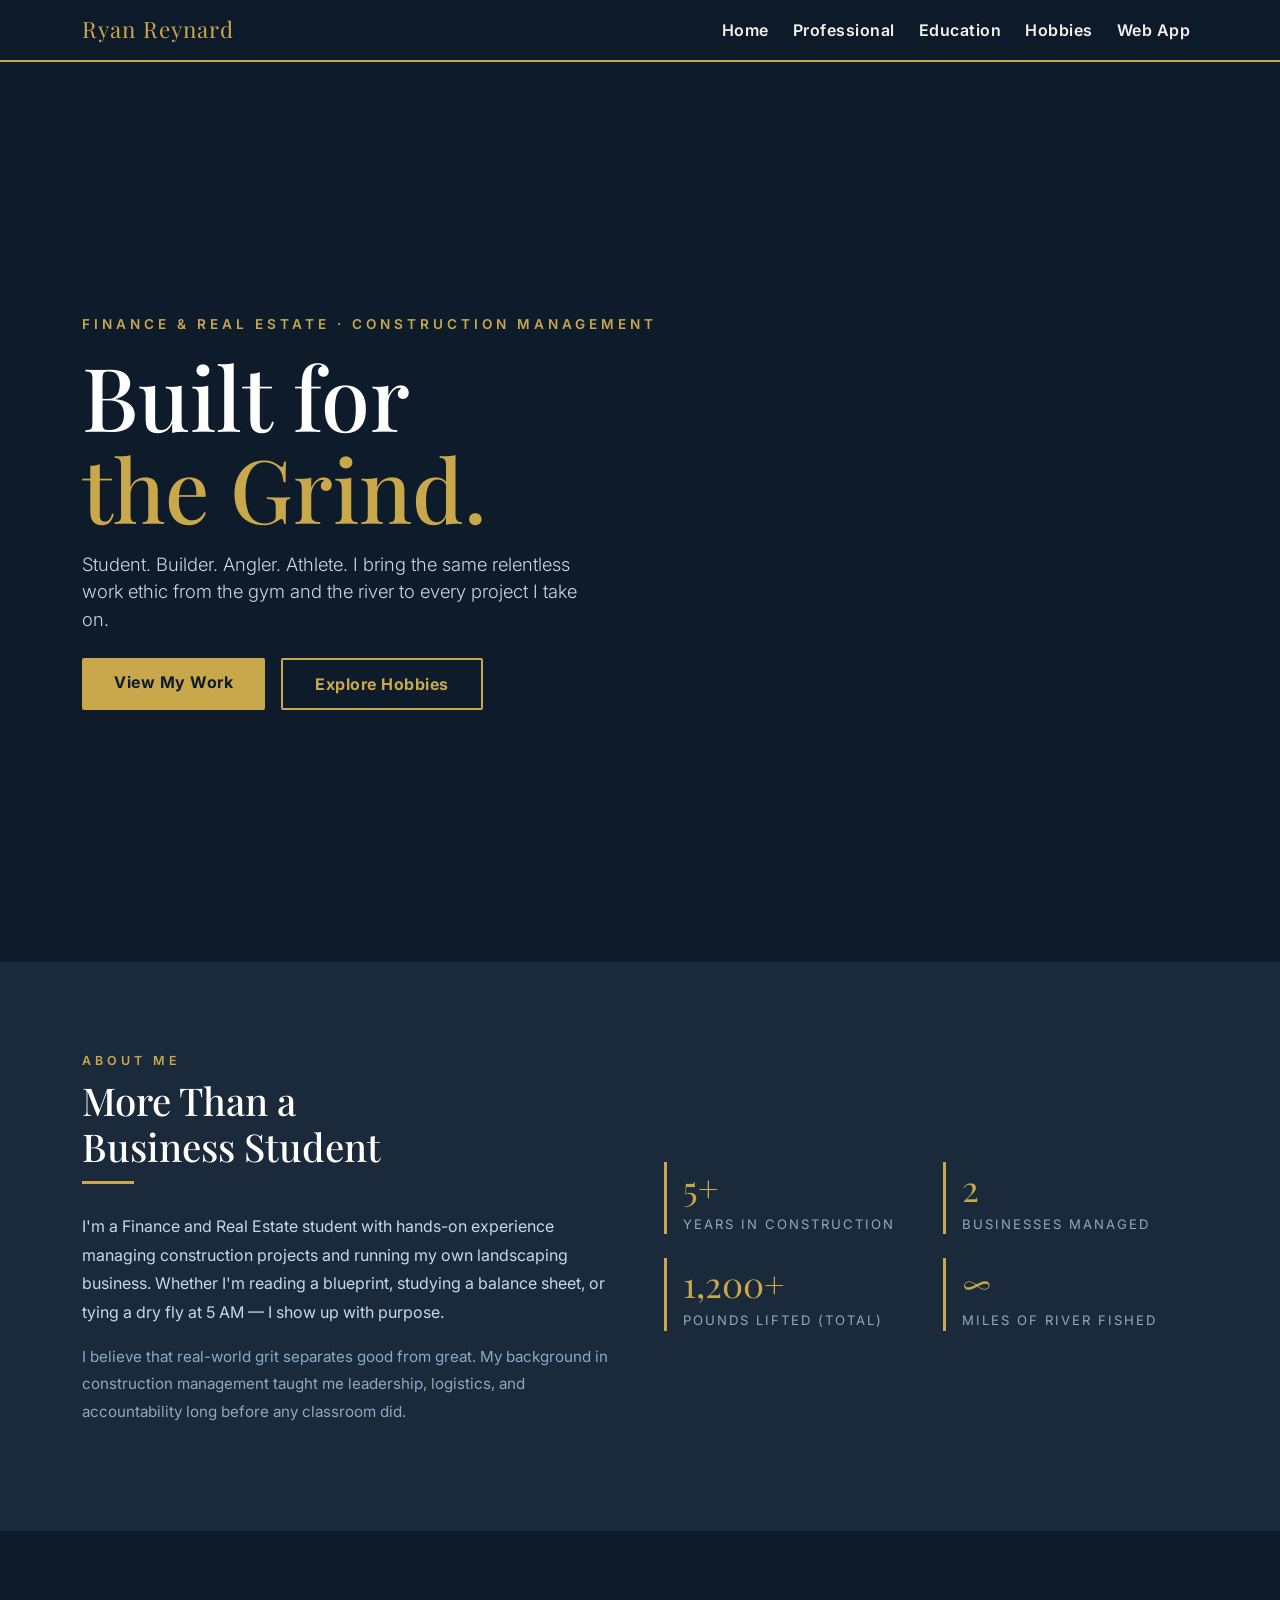
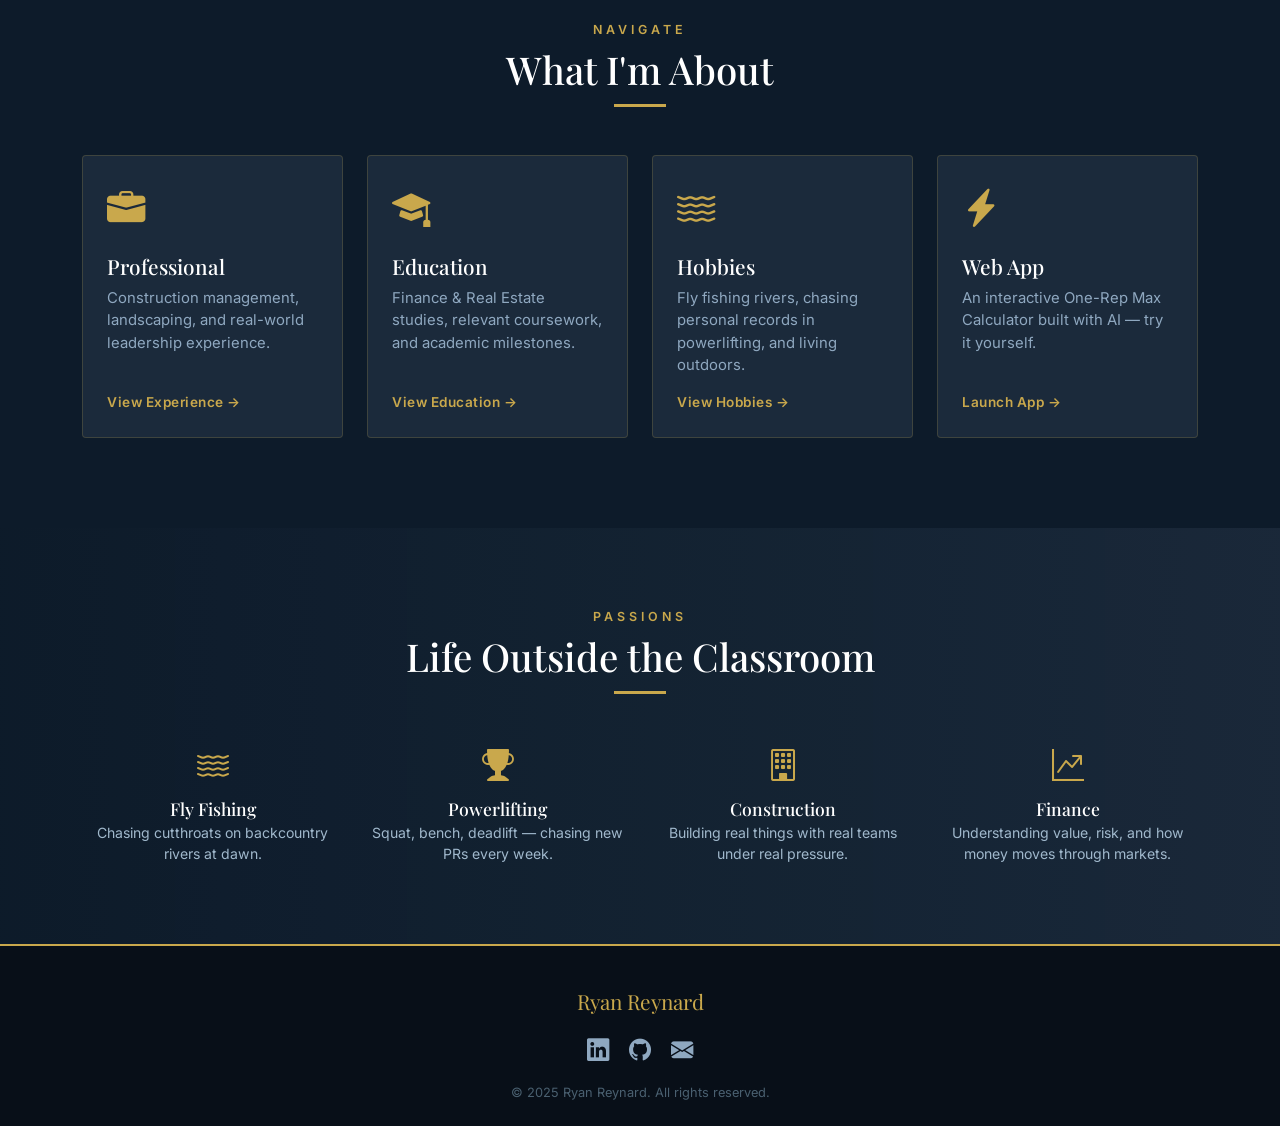
<file: index.html>
<!DOCTYPE html>
<html lang="en">
<head>
  <meta charset="UTF-8" />
  <meta name="viewport" content="width=device-width, initial-scale=1.0"/>
  <title>Ryan Reynard | Home</title>
  <!-- Bootstrap 5 -->
  <link href="https://cdn.jsdelivr.net/npm/bootstrap@5.3.2/dist/css/bootstrap.min.css" rel="stylesheet"/>
  <!-- Bootstrap Icons -->
  <link href="https://cdn.jsdelivr.net/npm/bootstrap-icons@1.11.3/font/bootstrap-icons.min.css" rel="stylesheet"/>
  <!-- Google Fonts -->
  <link href="https://fonts.googleapis.com/css2?family=Playfair+Display:wght@700&family=Inter:wght@300;400;600&display=swap" rel="stylesheet"/>

  <style>
    :root {
      --navy: #0d1b2a;
      --slate: #1b2a3b;
      --gold: #c9a84c;
      --gold-light: #e8c97a;
      --light: #f4f1ec;
    }

    body {
      font-family: 'Inter', sans-serif;
      background-color: var(--navy);
      color: var(--light);
    }

    /* ── Navbar ── */
    .navbar {
      background-color: rgba(13, 27, 42, 0.97);
      border-bottom: 2px solid var(--gold);
    }
    .navbar-brand {
      font-family: 'Playfair Display', serif;
      color: var(--gold) !important;
      font-size: 1.4rem;
      letter-spacing: 1px;
    }
    .nav-link {
      color: var(--light) !important;
      font-weight: 600;
      letter-spacing: .5px;
      transition: color .2s;
    }
    .nav-link:hover { color: var(--gold) !important; }

    /* ── Hero ── */
    .hero {
      min-height: 100vh;
      background:
        linear-gradient(to bottom, rgba(13,27,42,.75) 0%, rgba(13,27,42,.95) 100%),
        url('https://images.unsplash.com/photo-1504280390367-361c6d9f38f4?w=1600&q=80') center/cover no-repeat;
      display: flex;
      align-items: center;
    }
    .hero-eyebrow {
      font-size: .85rem;
      letter-spacing: 4px;
      text-transform: uppercase;
      color: var(--gold);
      font-weight: 600;
    }
    .hero h1 {
      font-family: 'Playfair Display', serif;
      font-size: clamp(2.8rem, 7vw, 5.5rem);
      line-height: 1.05;
      color: #fff;
    }
    .hero h1 span { color: var(--gold); }
    .hero-sub {
      font-size: 1.15rem;
      font-weight: 300;
      color: #c8d6e5;
      max-width: 520px;
    }
    .btn-gold {
      background: var(--gold);
      color: var(--navy);
      font-weight: 700;
      border: none;
      padding: .75rem 2rem;
      border-radius: 2px;
      letter-spacing: .5px;
      transition: background .2s, transform .15s;
    }
    .btn-gold:hover {
      background: var(--gold-light);
      color: var(--navy);
      transform: translateY(-2px);
    }
    .btn-outline-gold {
      border: 2px solid var(--gold);
      color: var(--gold);
      font-weight: 700;
      padding: .75rem 2rem;
      border-radius: 2px;
      background: transparent;
      letter-spacing: .5px;
      transition: all .2s;
    }
    .btn-outline-gold:hover {
      background: var(--gold);
      color: var(--navy);
    }

    /* ── Section base ── */
    section { padding: 90px 0; }
    .section-label {
      font-size: .78rem;
      letter-spacing: 4px;
      text-transform: uppercase;
      color: var(--gold);
      font-weight: 600;
      margin-bottom: .4rem;
    }
    .section-title {
      font-family: 'Playfair Display', serif;
      font-size: 2.4rem;
      color: #fff;
    }
    .gold-bar {
      width: 52px; height: 3px;
      background: var(--gold);
      margin: 12px 0 28px;
    }

    /* ── About ── */
    #about { background-color: var(--slate); }
    .about-stat {
      border-left: 3px solid var(--gold);
      padding-left: 16px;
    }
    .about-stat .num {
      font-family: 'Playfair Display', serif;
      font-size: 2.2rem;
      color: var(--gold);
    }
    .about-stat .lbl {
      font-size: .82rem;
      letter-spacing: 2px;
      text-transform: uppercase;
      color: #8fa8c0;
    }

    /* ── Cards ── */
    #highlights { background-color: var(--navy); }
    .hi-card {
      background: var(--slate);
      border: 1px solid rgba(201,168,76,.2);
      border-radius: 4px;
      transition: transform .25s, border-color .25s, box-shadow .25s;
      height: 100%;
      text-decoration: none;
      color: inherit;
      display: flex;
      flex-direction: column;
    }
    .hi-card:hover {
      transform: translateY(-6px);
      border-color: var(--gold);
      box-shadow: 0 12px 32px rgba(0,0,0,.45);
      color: inherit;
      text-decoration: none;
    }
    .hi-card-icon {
      font-size: 2.4rem;
      color: var(--gold);
    }
    .hi-card h5 {
      font-family: 'Playfair Display', serif;
      font-size: 1.3rem;
      color: #fff;
    }
    .hi-card p {
      font-size: .93rem;
      color: #8fa8c0;
      flex-grow: 1;
    }
    .hi-card .arrow {
      font-size: .85rem;
      color: var(--gold);
      font-weight: 600;
      letter-spacing: .5px;
    }

    /* ── Passions banner ── */
    #passions {
      background:
        linear-gradient(to right, rgba(13,27,42,.92), rgba(27,42,59,.88)),
        url('https://images.unsplash.com/photo-1464822759023-fed622ff2c3b?w=1600&q=80') center/cover no-repeat;
      padding: 80px 0;
    }
    .passion-item i { font-size: 2rem; color: var(--gold); }
    .passion-item h6 {
      font-family: 'Playfair Display', serif;
      font-size: 1.1rem;
      color: #fff;
      margin-top: .5rem;
      margin-bottom: .2rem;
    }
    .passion-item p { font-size: .88rem; color: #a0b8cc; margin: 0; }

    /* ── Footer ── */
    footer {
      background-color: #080f18;
      border-top: 2px solid var(--gold);
      padding: 40px 0 24px;
    }
    footer .brand {
      font-family: 'Playfair Display', serif;
      font-size: 1.3rem;
      color: var(--gold);
    }
    .social-link {
      color: #8fa8c0;
      font-size: 1.4rem;
      margin: 0 8px;
      transition: color .2s;
    }
    .social-link:hover { color: var(--gold); }
    .footer-copy { font-size: .8rem; color: #4a6070; }
  </style>
</head>
<body>

<!-- ══════════════ NAVBAR ══════════════ -->
<nav class="navbar navbar-expand-lg sticky-top">
  <div class="container">
    <a class="navbar-brand" href="index.html">Ryan Reynard</a>
    <button class="navbar-toggler border-0" type="button" data-bs-toggle="collapse" data-bs-target="#navMenu">
      <span class="navbar-toggler-icon" style="filter:invert(1)"></span>
    </button>
    <div class="collapse navbar-collapse" id="navMenu">
      <ul class="navbar-nav ms-auto gap-lg-2">
        <li class="nav-item"><a class="nav-link active" href="index.html">Home</a></li>
        <li class="nav-item"><a class="nav-link" href="professional.html">Professional</a></li>
        <li class="nav-item"><a class="nav-link" href="education.html">Education</a></li>
        <li class="nav-item"><a class="nav-link" href="scratch.html">Hobbies</a></li>
        <li class="nav-item"><a class="nav-link" href="webapp.html">Web App</a></li>
      </ul>
    </div>
  </div>
</nav>

<!-- ══════════════ HERO ══════════════ -->
<section class="hero">
  <div class="container">
    <p class="hero-eyebrow">Finance &amp; Real Estate · Construction Management</p>
    <h1>Built for<br/><span>the Grind.</span></h1>
    <p class="hero-sub mt-3 mb-4">
      Student. Builder. Angler. Athlete. I bring the same relentless work ethic
      from the gym and the river to every project I take on.
    </p>
    <div class="d-flex flex-wrap gap-3">
      <a href="professional.html" class="btn-gold btn">View My Work</a>
      <a href="scratch.html" class="btn-outline-gold btn">Explore Hobbies</a>
    </div>
  </div>
</section>

<!-- ══════════════ ABOUT ══════════════ -->
<section id="about">
  <div class="container">
    <div class="row align-items-center g-5">
      <div class="col-lg-6">
        <p class="section-label">About Me</p>
        <h2 class="section-title">More Than a<br/>Business Student</h2>
        <div class="gold-bar"></div>
        <p style="color:#c8d6e5; line-height:1.8;">
          I'm a Finance and Real Estate student with hands-on experience managing
          construction projects and running my own landscaping business. Whether I'm
          reading a blueprint, studying a balance sheet, or tying a dry fly at 5 AM —
          I show up with purpose.
        </p>
        <p style="color:#8fa8c0; line-height:1.8; font-size:.95rem;">
          I believe that real-world grit separates good from great. My background
          in construction management taught me leadership, logistics, and accountability
          long before any classroom did.
        </p>
      </div>
      <div class="col-lg-6">
        <div class="row g-4">
          <div class="col-6">
            <div class="about-stat">
              <div class="num">5+</div>
              <div class="lbl">Years in Construction</div>
            </div>
          </div>
          <div class="col-6">
            <div class="about-stat">
              <div class="num">2</div>
              <div class="lbl">Businesses Managed</div>
            </div>
          </div>
          <div class="col-6">
            <div class="about-stat">
              <div class="num">1,200+</div>
              <div class="lbl">Pounds Lifted (Total)</div>
            </div>
          </div>
          <div class="col-6">
            <div class="about-stat">
              <div class="num">∞</div>
              <div class="lbl">Miles of River Fished</div>
            </div>
          </div>
        </div>
      </div>
    </div>
  </div>
</section>

<!-- ══════════════ HIGHLIGHT CARDS ══════════════ -->
<section id="highlights">
  <div class="container">
    <div class="text-center mb-5">
      <p class="section-label">Navigate</p>
      <h2 class="section-title">What I'm About</h2>
      <div class="gold-bar mx-auto"></div>
    </div>
    <div class="row g-4">

      <div class="col-md-6 col-lg-3">
        <a href="professional.html" class="hi-card p-4">
          <div class="hi-card-icon mb-3"><i class="bi bi-briefcase-fill"></i></div>
          <h5>Professional</h5>
          <p>Construction management, landscaping, and real-world leadership experience.</p>
          <div class="arrow">View Experience →</div>
        </a>
      </div>

      <div class="col-md-6 col-lg-3">
        <a href="education.html" class="hi-card p-4">
          <div class="hi-card-icon mb-3"><i class="bi bi-mortarboard-fill"></i></div>
          <h5>Education</h5>
          <p>Finance & Real Estate studies, relevant coursework, and academic milestones.</p>
          <div class="arrow">View Education →</div>
        </a>
      </div>

      <div class="col-md-6 col-lg-3">
        <a href="scratch.html" class="hi-card p-4">
          <div class="hi-card-icon mb-3"><i class="bi bi-water"></i></div>
          <h5>Hobbies</h5>
          <p>Fly fishing rivers, chasing personal records in powerlifting, and living outdoors.</p>
          <div class="arrow">View Hobbies →</div>
        </a>
      </div>

      <div class="col-md-6 col-lg-3">
        <a href="webapp.html" class="hi-card p-4">
          <div class="hi-card-icon mb-3"><i class="bi bi-lightning-charge-fill"></i></div>
          <h5>Web App</h5>
          <p>An interactive One-Rep Max Calculator built with AI — try it yourself.</p>
          <div class="arrow">Launch App →</div>
        </a>
      </div>

    </div>
  </div>
</section>

<!-- ══════════════ PASSIONS BANNER ══════════════ -->
<section id="passions">
  <div class="container">
    <div class="text-center mb-5">
      <p class="section-label">Passions</p>
      <h2 class="section-title">Life Outside the Classroom</h2>
      <div class="gold-bar mx-auto"></div>
    </div>
    <div class="row g-4 text-center">
      <div class="col-sm-6 col-lg-3 passion-item">
        <i class="bi bi-water"></i>
        <h6>Fly Fishing</h6>
        <p>Chasing cutthroats on backcountry rivers at dawn.</p>
      </div>
      <div class="col-sm-6 col-lg-3 passion-item">
        <i class="bi bi-trophy-fill"></i>
        <h6>Powerlifting</h6>
        <p>Squat, bench, deadlift — chasing new PRs every week.</p>
      </div>
      <div class="col-sm-6 col-lg-3 passion-item">
        <i class="bi bi-building"></i>
        <h6>Construction</h6>
        <p>Building real things with real teams under real pressure.</p>
      </div>
      <div class="col-sm-6 col-lg-3 passion-item">
        <i class="bi bi-graph-up-arrow"></i>
        <h6>Finance</h6>
        <p>Understanding value, risk, and how money moves through markets.</p>
      </div>
    </div>
  </div>
</section>

<!-- ══════════════ FOOTER ══════════════ -->
<footer class="text-center">
  <div class="container">
    <div class="brand mb-3">Ryan Reynard</div>
    <div class="mb-3">
      <a href="https://linkedin.com" target="_blank" class="social-link"><i class="bi bi-linkedin"></i></a>
      <a href="https://github.com" target="_blank" class="social-link"><i class="bi bi-github"></i></a>
      <a href="mailto:rreynard@byu.edu" class="social-link"><i class="bi bi-envelope-fill"></i></a>
    </div>
    <p class="footer-copy mb-0">&copy; 2025 Ryan Reynard. All rights reserved.</p>
  </div>
</footer>

<script src="https://cdn.jsdelivr.net/npm/bootstrap@5.3.2/dist/js/bootstrap.bundle.min.js"></script>
</body>
</html>
</file>
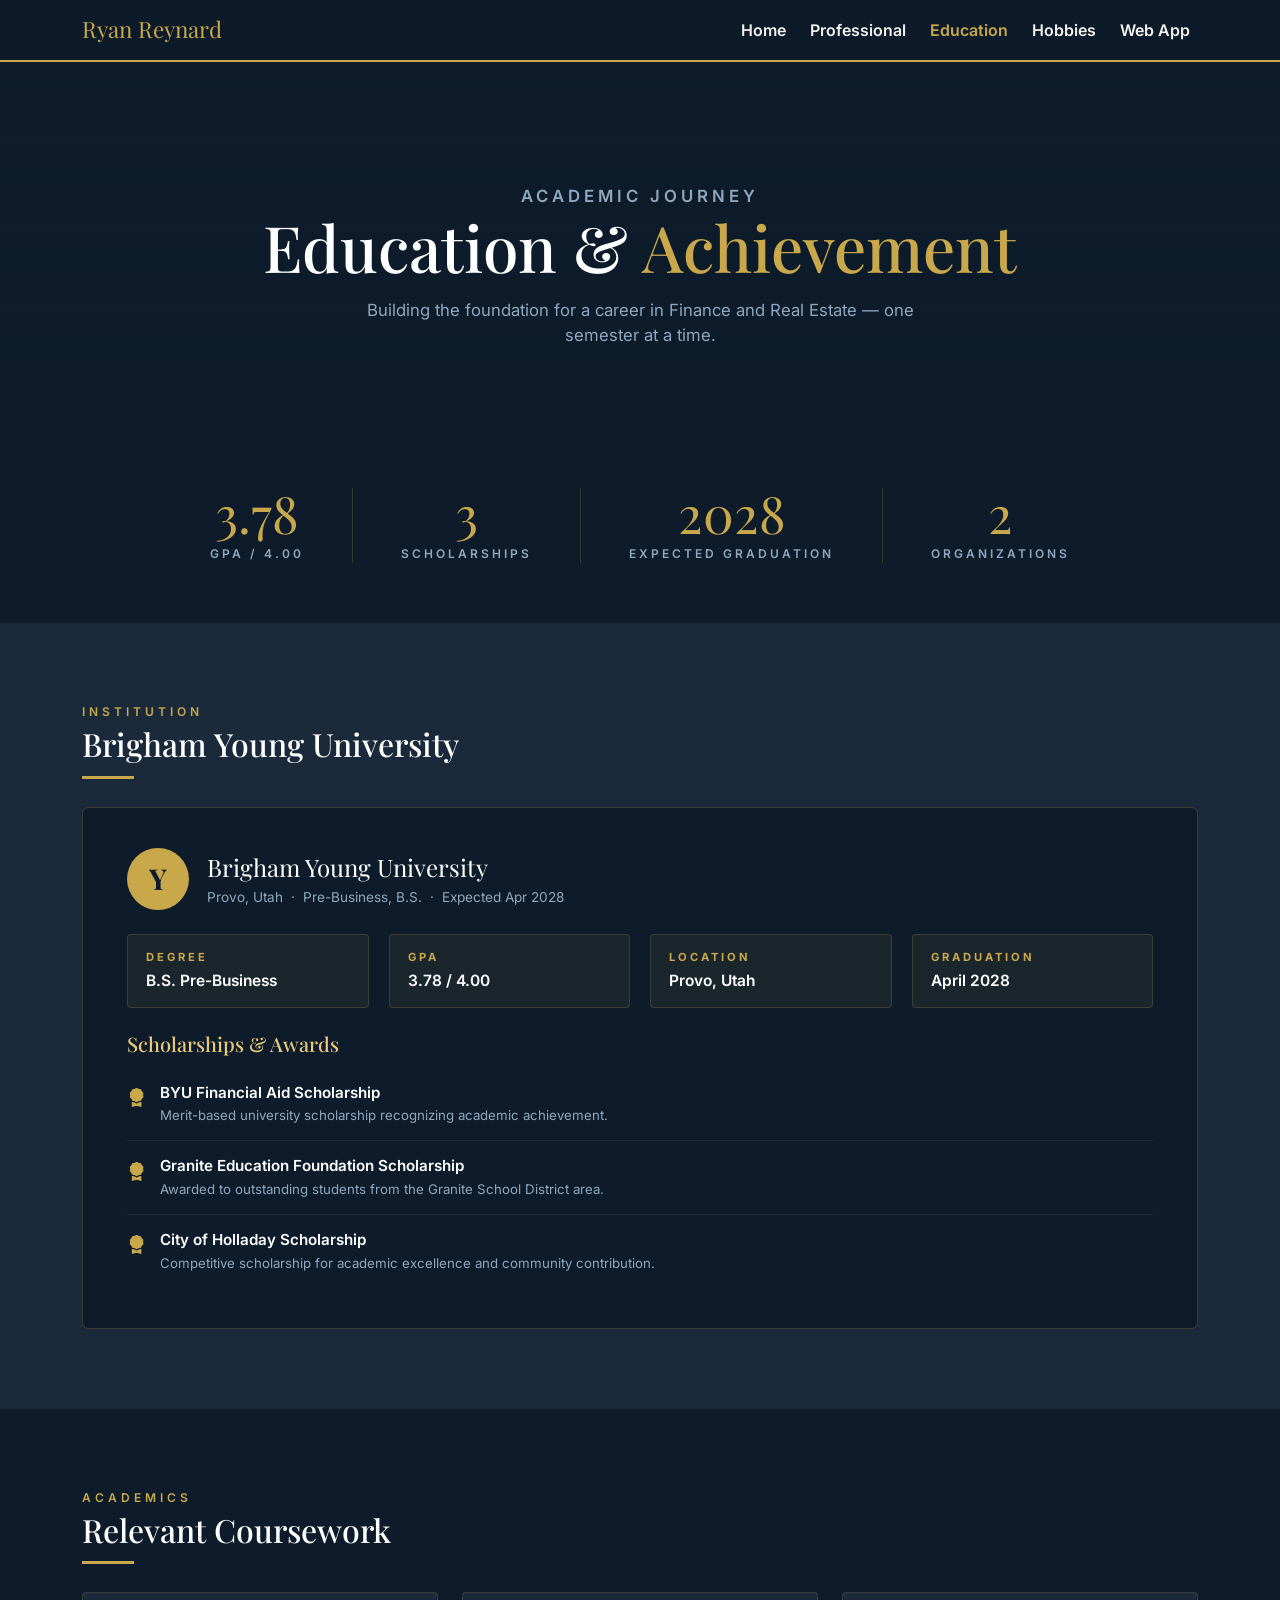
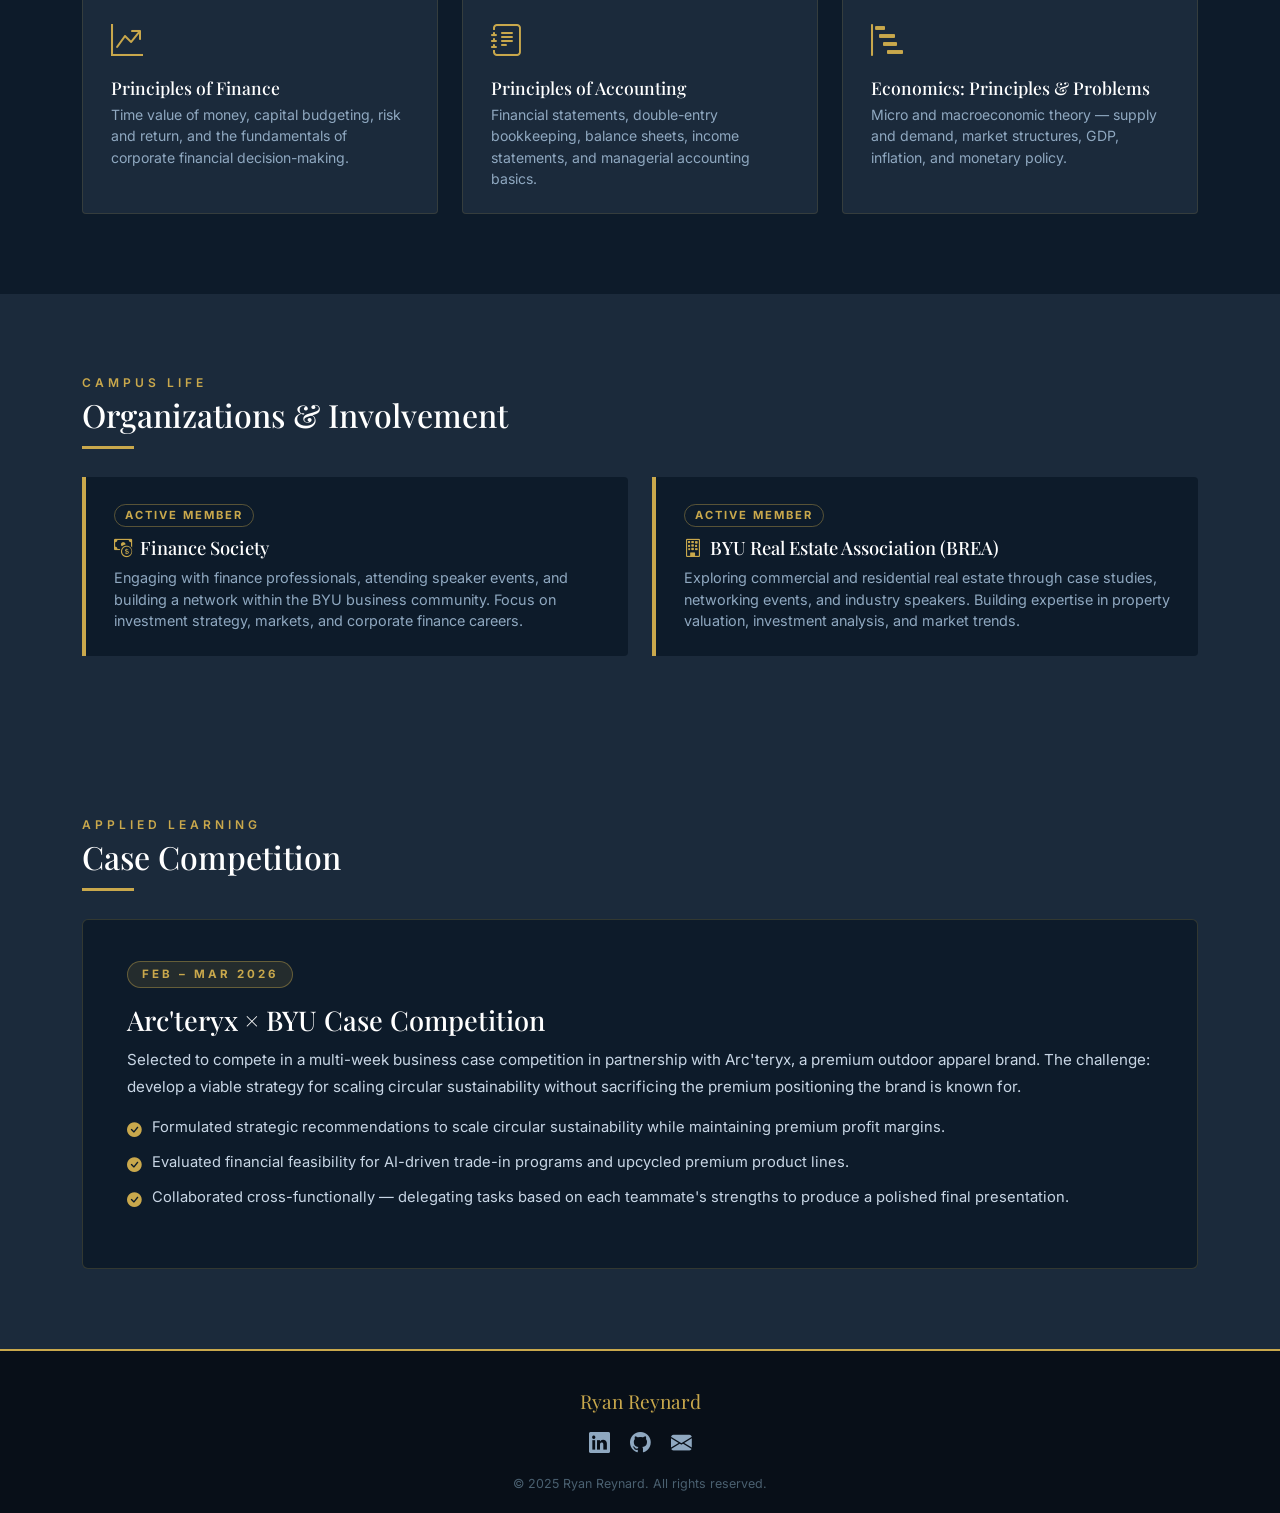
<file: education.html>
<!DOCTYPE html>
<html lang="en">
<head>
  <meta charset="UTF-8"/>
  <meta name="viewport" content="width=device-width, initial-scale=1.0"/>
  <title>Ryan Reynard | Education</title>
  <link href="https://cdn.jsdelivr.net/npm/bootstrap@5.3.2/dist/css/bootstrap.min.css" rel="stylesheet"/>
  <link href="https://cdn.jsdelivr.net/npm/bootstrap-icons@1.11.3/font/bootstrap-icons.min.css" rel="stylesheet"/>
  <link href="https://fonts.googleapis.com/css2?family=Playfair+Display:wght@700&family=Inter:wght@300;400;600&display=swap" rel="stylesheet"/>
  <style>
    :root {
      --navy: #0d1b2a;
      --slate: #1b2a3b;
      --gold: #c9a84c;
      --gold-light: #e8c97a;
      --light: #f4f1ec;
      --muted: #8fa8c0;
    }
    body { font-family: 'Inter', sans-serif; background: var(--navy); color: var(--light); }

    /* Navbar */
    .navbar { background-color: rgba(13,27,42,.97); border-bottom: 2px solid var(--gold); }
    .navbar-brand { font-family: 'Playfair Display', serif; color: var(--gold) !important; font-size: 1.4rem; }
    .nav-link { color: var(--light) !important; font-weight: 600; transition: color .2s; }
    .nav-link:hover, .nav-link.active { color: var(--gold) !important; }

    /* Page Hero */
    .page-hero {
      background:
        linear-gradient(to bottom, rgba(13,27,42,.65), rgba(13,27,42,.97)),
        url('https://images.unsplash.com/photo-1562774053-701939374585?w=1600&q=80') center/cover no-repeat;
      padding: 110px 0 80px;
      text-align: center;
    }
    .page-hero h1 { font-family: 'Playfair Display', serif; font-size: clamp(2.4rem,5vw,4rem); color:#fff; }
    .page-hero h1 span { color: var(--gold); }
    .page-hero p { color: var(--muted); font-size: 1.05rem; max-width: 560px; margin: 12px auto 0; }

    /* Shared */
    section { padding: 80px 0; }
    .section-label { font-size:.75rem; letter-spacing:4px; text-transform:uppercase; color:var(--gold); font-weight:600; margin-bottom:4px; }
    .section-title { font-family:'Playfair Display',serif; font-size:2rem; color:#fff; }
    .gold-bar { width:52px; height:3px; background:var(--gold); margin:12px 0 28px; }

    /* BYU Card */
    #university { background: var(--slate); }
    .byu-card {
      background: var(--navy);
      border: 1px solid rgba(201,168,76,.25);
      border-radius: 6px;
      padding: 40px 44px;
    }
    @media(max-width:600px){ .byu-card { padding:24px 18px; } }
    .byu-logo-wrap { display:flex; align-items:center; gap:18px; margin-bottom:24px; }
    .byu-initial {
      width:62px; height:62px; border-radius:50%;
      background: var(--gold); color: var(--navy);
      font-family:'Playfair Display',serif; font-size:1.8rem;
      display:flex; align-items:center; justify-content:center; font-weight:700;
      flex-shrink:0;
    }
    .byu-name { font-family:'Playfair Display',serif; font-size:1.5rem; color:#fff; }
    .byu-sub { font-size:.85rem; color:var(--muted); margin-top:2px; }

    .info-grid { display:grid; grid-template-columns:repeat(auto-fill,minmax(200px,1fr)); gap:20px; margin:24px 0; }
    .info-pill {
      background: rgba(201,168,76,.08);
      border: 1px solid rgba(201,168,76,.2);
      border-radius:4px; padding:14px 18px;
    }
    .info-pill .label { font-size:.7rem; letter-spacing:3px; text-transform:uppercase; color:var(--gold); font-weight:700; margin-bottom:4px; }
    .info-pill .value { font-size:.97rem; color:#fff; font-weight:600; }

    /* Scholarships */
    .scholarship-item {
      display:flex; align-items:flex-start; gap:14px;
      padding:14px 0; border-bottom:1px solid rgba(255,255,255,.06);
    }
    .scholarship-item:last-child { border-bottom:none; }
    .s-icon { color:var(--gold); font-size:1.2rem; margin-top:2px; flex-shrink:0; }
    .s-name { font-weight:600; color:#fff; font-size:.95rem; }
    .s-desc { font-size:.83rem; color:var(--muted); margin-top:2px; }

    /* Coursework */
    #coursework { background: var(--navy); }
    .course-card {
      background: var(--slate);
      border: 1px solid rgba(201,168,76,.15);
      border-radius:4px; padding:24px 28px;
      transition: border-color .2s, transform .2s;
      height:100%;
    }
    .course-card:hover { border-color:var(--gold); transform:translateY(-4px); }
    .course-icon { font-size:2rem; color:var(--gold); margin-bottom:12px; }
    .course-card h5 { font-family:'Playfair Display',serif; font-size:1.1rem; color:#fff; margin-bottom:6px; }
    .course-card p { font-size:.88rem; color:var(--muted); margin:0; }

    /* Involvement */
    #involvement { background: var(--slate); }
    .org-card {
      background: var(--navy);
      border-left: 4px solid var(--gold);
      border-radius:0 4px 4px 0;
      padding:24px 28px;
      height:100%;
    }
    .org-card h5 { font-family:'Playfair Display',serif; font-size:1.15rem; color:#fff; margin-bottom:8px; }
    .org-card p { font-size:.9rem; color:var(--muted); margin:0; }
    .org-badge {
      display:inline-block; font-size:.7rem; letter-spacing:2px; text-transform:uppercase;
      color:var(--gold); border:1px solid rgba(201,168,76,.4); padding:2px 10px;
      border-radius:20px; margin-bottom:10px; font-weight:700;
    }

    /* GPA stat banner */
    #stats { background: var(--navy); padding:60px 0; }
    .stat-box { text-align:center; }
    .stat-box .num {
      font-family:'Playfair Display',serif;
      font-size:3.2rem; color:var(--gold); line-height:1;
    }
    .stat-box .lbl {
      font-size:.75rem; letter-spacing:3px; text-transform:uppercase;
      color:var(--muted); margin-top:6px; font-weight:600;
    }
    .stat-divider { width:1px; background:rgba(201,168,76,.2); align-self:stretch; }

    /* Case competition highlight */
    #casecomp { background: var(--slate); }
    .comp-wrap {
      background: var(--navy);
      border:1px solid rgba(201,168,76,.2);
      border-radius:6px; padding:40px 44px;
    }
    @media(max-width:600px){ .comp-wrap { padding:22px 16px; } }
    .comp-badge {
      display:inline-block; background:rgba(201,168,76,.12);
      border:1px solid rgba(201,168,76,.4);
      color:var(--gold); font-size:.72rem; letter-spacing:3px;
      text-transform:uppercase; font-weight:700;
      padding:4px 14px; border-radius:20px; margin-bottom:16px;
    }
    .comp-wrap h3 { font-family:'Playfair Display',serif; font-size:1.7rem; color:#fff; margin-bottom:10px; }
    .comp-wrap p { color:#c8d6e5; font-size:.95rem; line-height:1.75; }
    .bullet-list { list-style:none; padding:0; margin-top:16px; }
    .bullet-list li {
      display:flex; gap:10px; align-items:flex-start;
      font-size:.92rem; color:#c8d6e5; margin-bottom:10px;
    }
    .bullet-list li i { color:var(--gold); flex-shrink:0; margin-top:3px; }

    /* Footer */
    footer { background:#080f18; border-top:2px solid var(--gold); padding:36px 0 20px; text-align:center; }
    footer .brand { font-family:'Playfair Display',serif; font-size:1.2rem; color:var(--gold); margin-bottom:12px; }
    .social-link { color:var(--muted); font-size:1.3rem; margin:0 8px; transition:color .2s; }
    .social-link:hover { color:var(--gold); }
    .footer-copy { font-size:.78rem; color:#4a6070; }
  </style>
</head>
<body>

<!-- NAVBAR -->
<nav class="navbar navbar-expand-lg sticky-top">
  <div class="container">
    <a class="navbar-brand" href="index.html">Ryan Reynard</a>
    <button class="navbar-toggler border-0" type="button" data-bs-toggle="collapse" data-bs-target="#navMenu">
      <span class="navbar-toggler-icon" style="filter:invert(1)"></span>
    </button>
    <div class="collapse navbar-collapse" id="navMenu">
      <ul class="navbar-nav ms-auto gap-lg-2">
        <li class="nav-item"><a class="nav-link" href="index.html">Home</a></li>
        <li class="nav-item"><a class="nav-link" href="professional.html">Professional</a></li>
        <li class="nav-item"><a class="nav-link active" href="education.html">Education</a></li>
        <li class="nav-item"><a class="nav-link" href="scratch.html">Hobbies</a></li>
        <li class="nav-item"><a class="nav-link" href="webapp.html">Web App</a></li>
      </ul>
    </div>
  </div>
</nav>

<!-- HERO -->
<div class="page-hero">
  <div class="container">
    <p class="section-label">Academic Journey</p>
    <h1>Education &amp; <span>Achievement</span></h1>
    <p>Building the foundation for a career in Finance and Real Estate — one semester at a time.</p>
  </div>
</div>

<!-- STATS BANNER -->
<section id="stats">
  <div class="container">
    <div class="d-flex justify-content-center align-items-center flex-wrap gap-5">
      <div class="stat-box">
        <div class="num">3.78</div>
        <div class="lbl">GPA / 4.00</div>
      </div>
      <div class="stat-divider d-none d-md-block"></div>
      <div class="stat-box">
        <div class="num">3</div>
        <div class="lbl">Scholarships</div>
      </div>
      <div class="stat-divider d-none d-md-block"></div>
      <div class="stat-box">
        <div class="num">2028</div>
        <div class="lbl">Expected Graduation</div>
      </div>
      <div class="stat-divider d-none d-md-block"></div>
      <div class="stat-box">
        <div class="num">2</div>
        <div class="lbl">Organizations</div>
      </div>
    </div>
  </div>
</section>

<!-- UNIVERSITY -->
<section id="university">
  <div class="container">
    <p class="section-label">Institution</p>
    <h2 class="section-title">Brigham Young University</h2>
    <div class="gold-bar"></div>
    <div class="byu-card">
      <div class="byu-logo-wrap">
        <div class="byu-initial">Y</div>
        <div>
          <div class="byu-name">Brigham Young University</div>
          <div class="byu-sub">Provo, Utah &nbsp;·&nbsp; Pre-Business, B.S. &nbsp;·&nbsp; Expected Apr 2028</div>
        </div>
      </div>

      <div class="info-grid">
        <div class="info-pill">
          <div class="label">Degree</div>
          <div class="value">B.S. Pre-Business</div>
        </div>
        <div class="info-pill">
          <div class="label">GPA</div>
          <div class="value">3.78 / 4.00</div>
        </div>
        <div class="info-pill">
          <div class="label">Location</div>
          <div class="value">Provo, Utah</div>
        </div>
        <div class="info-pill">
          <div class="label">Graduation</div>
          <div class="value">April 2028</div>
        </div>
      </div>

      <h5 style="font-family:'Playfair Display',serif; color:var(--gold-light); margin-bottom:12px;">Scholarships &amp; Awards</h5>
      <div class="scholarship-item">
        <i class="bi bi-award-fill s-icon"></i>
        <div>
          <div class="s-name">BYU Financial Aid Scholarship</div>
          <div class="s-desc">Merit-based university scholarship recognizing academic achievement.</div>
        </div>
      </div>
      <div class="scholarship-item">
        <i class="bi bi-award-fill s-icon"></i>
        <div>
          <div class="s-name">Granite Education Foundation Scholarship</div>
          <div class="s-desc">Awarded to outstanding students from the Granite School District area.</div>
        </div>
      </div>
      <div class="scholarship-item">
        <i class="bi bi-award-fill s-icon"></i>
        <div>
          <div class="s-name">City of Holladay Scholarship</div>
          <div class="s-desc">Competitive scholarship for academic excellence and community contribution.</div>
        </div>
      </div>
    </div>
  </div>
</section>

<!-- COURSEWORK -->
<section id="coursework">
  <div class="container">
    <p class="section-label">Academics</p>
    <h2 class="section-title">Relevant Coursework</h2>
    <div class="gold-bar"></div>
    <div class="row g-4">
      <div class="col-md-6 col-lg-4">
        <div class="course-card">
          <div class="course-icon"><i class="bi bi-graph-up-arrow"></i></div>
          <h5>Principles of Finance</h5>
          <p>Time value of money, capital budgeting, risk and return, and the fundamentals of corporate financial decision-making.</p>
        </div>
      </div>
      <div class="col-md-6 col-lg-4">
        <div class="course-card">
          <div class="course-icon"><i class="bi bi-journal-text"></i></div>
          <h5>Principles of Accounting</h5>
          <p>Financial statements, double-entry bookkeeping, balance sheets, income statements, and managerial accounting basics.</p>
        </div>
      </div>
      <div class="col-md-6 col-lg-4">
        <div class="course-card">
          <div class="course-icon"><i class="bi bi-bar-chart-steps"></i></div>
          <h5>Economics: Principles &amp; Problems</h5>
          <p>Micro and macroeconomic theory — supply and demand, market structures, GDP, inflation, and monetary policy.</p>
        </div>
      </div>
    </div>
  </div>
</section>

<!-- INVOLVEMENT -->
<section id="involvement">
  <div class="container">
    <p class="section-label">Campus Life</p>
    <h2 class="section-title">Organizations &amp; Involvement</h2>
    <div class="gold-bar"></div>
    <div class="row g-4">
      <div class="col-md-6">
        <div class="org-card">
          <div class="org-badge">Active Member</div>
          <h5><i class="bi bi-cash-coin me-2" style="color:var(--gold);"></i>Finance Society</h5>
          <p>Engaging with finance professionals, attending speaker events, and building a network within the BYU business community. Focus on investment strategy, markets, and corporate finance careers.</p>
        </div>
      </div>
      <div class="col-md-6">
        <div class="org-card">
          <div class="org-badge">Active Member</div>
          <h5><i class="bi bi-building me-2" style="color:var(--gold);"></i>BYU Real Estate Association (BREA)</h5>
          <p>Exploring commercial and residential real estate through case studies, networking events, and industry speakers. Building expertise in property valuation, investment analysis, and market trends.</p>
        </div>
      </div>
    </div>
  </div>
</section>

<!-- CASE COMPETITION -->
<section id="casecomp">
  <div class="container">
    <p class="section-label">Applied Learning</p>
    <h2 class="section-title">Case Competition</h2>
    <div class="gold-bar"></div>
    <div class="comp-wrap">
      <div class="comp-badge">Feb – Mar 2026</div>
      <h3>Arc'teryx × BYU Case Competition</h3>
      <p>Selected to compete in a multi-week business case competition in partnership with Arc'teryx, a premium outdoor apparel brand. The challenge: develop a viable strategy for scaling circular sustainability without sacrificing the premium positioning the brand is known for.</p>
      <ul class="bullet-list mt-3">
        <li><i class="bi bi-check-circle-fill"></i> Formulated strategic recommendations to scale circular sustainability while maintaining premium profit margins.</li>
        <li><i class="bi bi-check-circle-fill"></i> Evaluated financial feasibility for AI-driven trade-in programs and upcycled premium product lines.</li>
        <li><i class="bi bi-check-circle-fill"></i> Collaborated cross-functionally — delegating tasks based on each teammate's strengths to produce a polished final presentation.</li>
      </ul>
    </div>
  </div>
</section>

<!-- FOOTER -->
<footer>
  <div class="container">
    <div class="brand">Ryan Reynard</div>
    <div class="mb-3">
      <a href="https://linkedin.com" target="_blank" class="social-link"><i class="bi bi-linkedin"></i></a>
      <a href="https://github.com" target="_blank" class="social-link"><i class="bi bi-github"></i></a>
      <a href="mailto:rreynard@byu.edu" class="social-link"><i class="bi bi-envelope-fill"></i></a>
    </div>
    <p class="footer-copy mb-0">&copy; 2025 Ryan Reynard. All rights reserved.</p>
  </div>
</footer>

<script src="https://cdn.jsdelivr.net/npm/bootstrap@5.3.2/dist/js/bootstrap.bundle.min.js"></script>
</body>
</html>
</file>
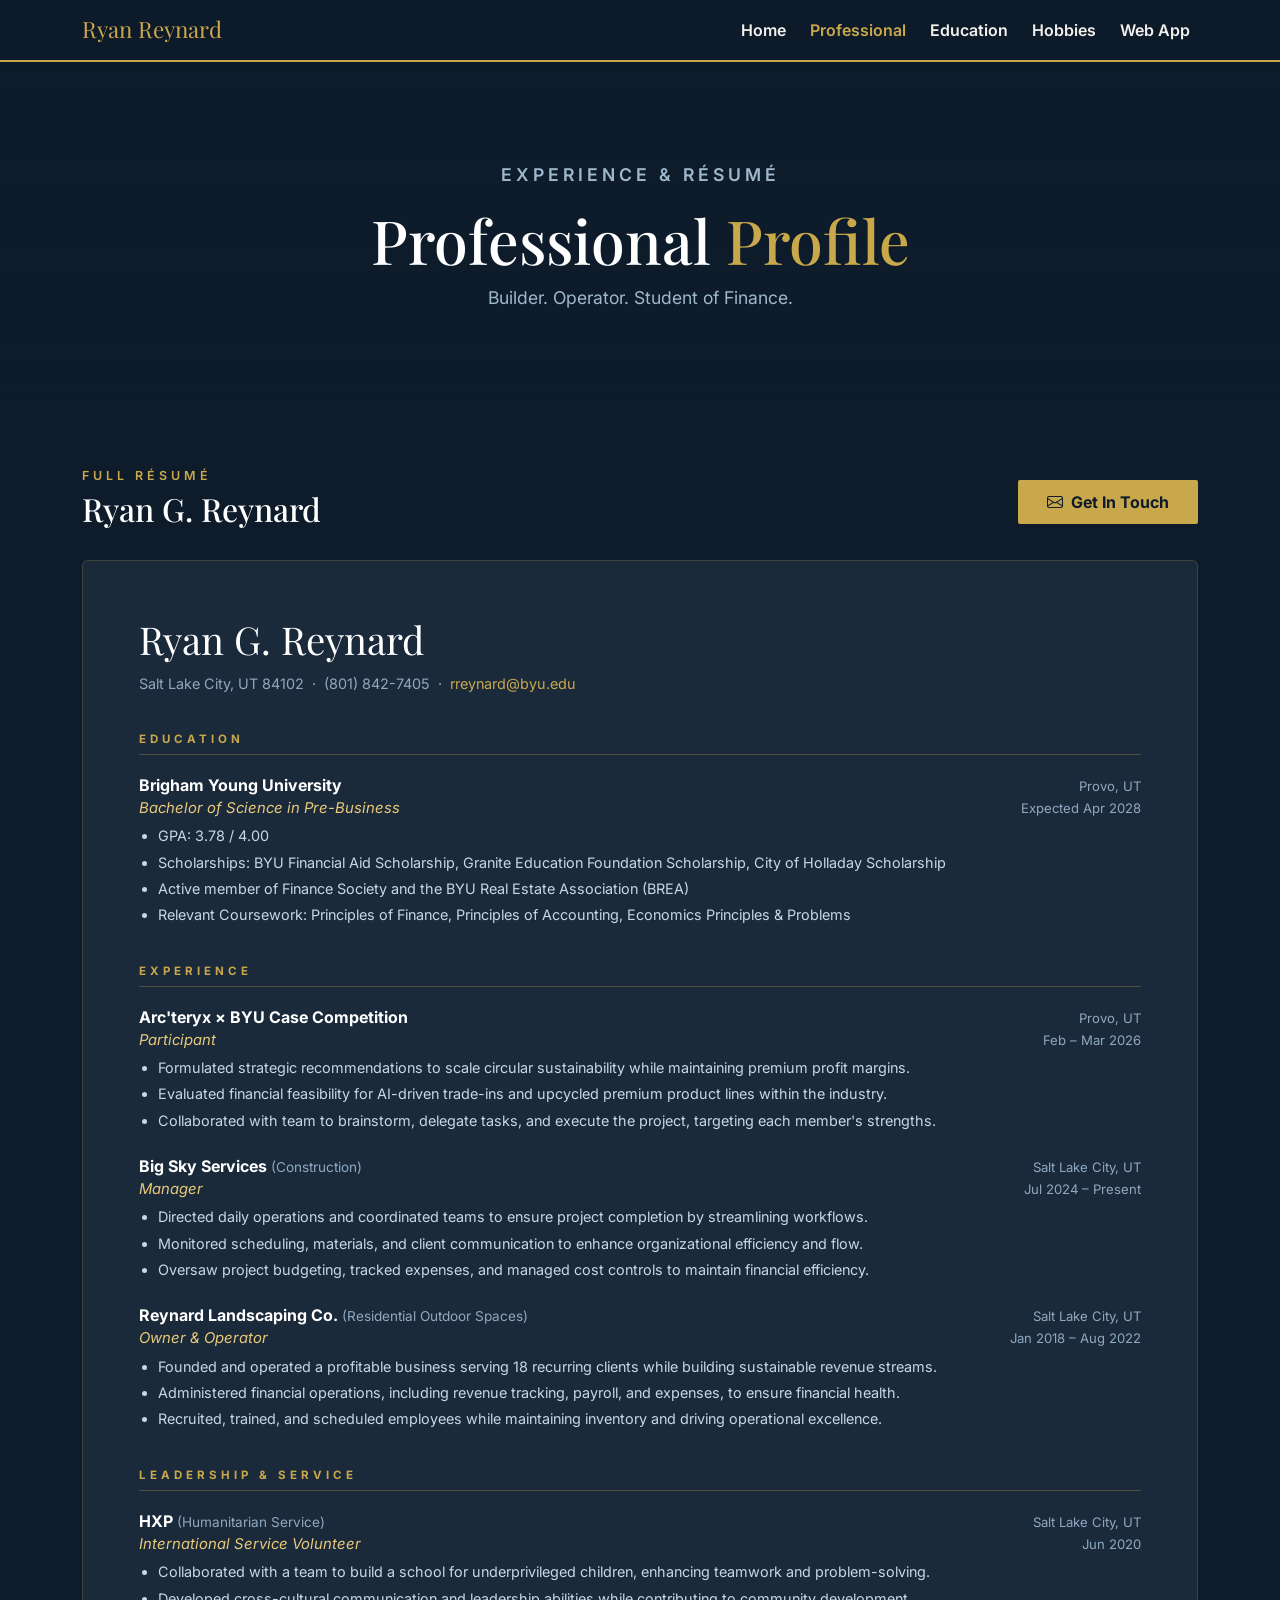
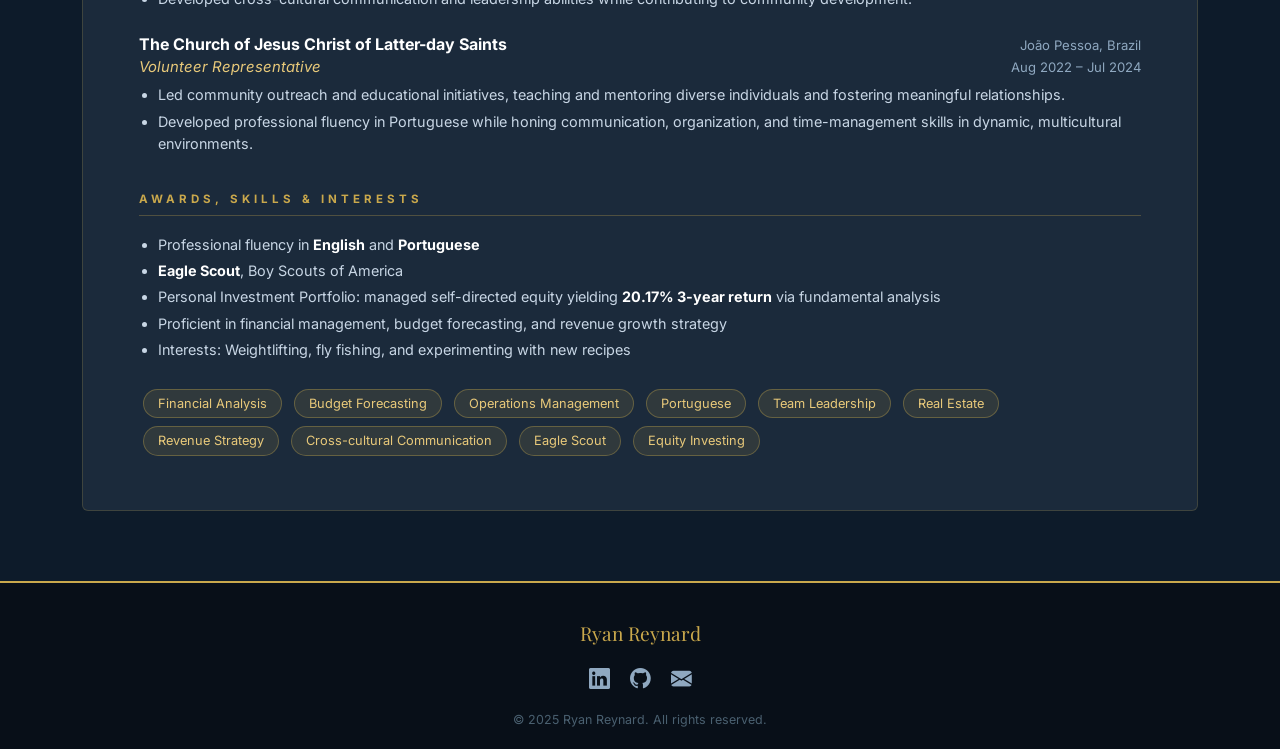
<file: professional.html>
<!DOCTYPE html>
<html lang="en">
<head>
  <meta charset="UTF-8"/>
  <meta name="viewport" content="width=device-width, initial-scale=1.0"/>
  <title>Ryan Reynard | Professional</title>
  <link href="https://cdn.jsdelivr.net/npm/bootstrap@5.3.2/dist/css/bootstrap.min.css" rel="stylesheet"/>
  <link href="https://cdn.jsdelivr.net/npm/bootstrap-icons@1.11.3/font/bootstrap-icons.min.css" rel="stylesheet"/>
  <link href="https://fonts.googleapis.com/css2?family=Playfair+Display:wght@700&family=Inter:wght@300;400;600&display=swap" rel="stylesheet"/>
  <style>
    :root {
      --navy: #0d1b2a;
      --slate: #1b2a3b;
      --gold: #c9a84c;
      --gold-light: #e8c97a;
      --light: #f4f1ec;
    }
    body { font-family: 'Inter', sans-serif; background: var(--navy); color: var(--light); }

    /* Navbar */
    .navbar { background-color: rgba(13,27,42,.97); border-bottom: 2px solid var(--gold); }
    .navbar-brand { font-family: 'Playfair Display', serif; color: var(--gold) !important; font-size: 1.4rem; }
    .nav-link { color: var(--light) !important; font-weight: 600; transition: color .2s; }
    .nav-link:hover, .nav-link.active { color: var(--gold) !important; }

    /* Page Hero */
    .page-hero {
      background: linear-gradient(to bottom, rgba(13,27,42,.7), rgba(13,27,42,.97)),
                  url('https://images.unsplash.com/photo-1504307651254-35680f356dfd?w=1600&q=80') center/cover no-repeat;
      padding: 100px 0 70px;
    }
    .page-hero h1 { font-family: 'Playfair Display', serif; font-size: clamp(2.2rem,5vw,3.8rem); color:#fff; }
    .page-hero h1 span { color: var(--gold); }
    .page-hero p { color: #a0b8cc; font-size: 1.1rem; }
    .gold-bar { width:52px; height:3px; background:var(--gold); margin:12px 0 20px; }

    /* Section */
    section { padding: 70px 0; }
    .section-label { font-size:.78rem; letter-spacing:4px; text-transform:uppercase; color:var(--gold); font-weight:600; }
    .section-title { font-family:'Playfair Display',serif; font-size:2rem; color:#fff; }

    /* Resume Card */
    .resume-wrap {
      background: var(--slate);
      border: 1px solid rgba(201,168,76,.2);
      border-radius: 6px;
      padding: 50px 56px;
    }
    @media(max-width:600px){ .resume-wrap { padding: 28px 20px; } }

    /* Resume Header */
    .r-name { font-family:'Playfair Display',serif; font-size:2.4rem; color:#fff; }
    .r-contact { font-size:.9rem; color:#8fa8c0; }
    .r-contact a { color: var(--gold); text-decoration:none; }
    .r-contact a:hover { text-decoration:underline; }

    /* Section divider */
    .r-section-title {
      font-size:.72rem; letter-spacing:4px; text-transform:uppercase;
      color: var(--gold); font-weight:700; border-bottom:1px solid rgba(201,168,76,.3);
      padding-bottom:6px; margin: 36px 0 18px;
    }

    /* Entry */
    .r-entry { margin-bottom: 22px; }
    .r-entry-header { display:flex; justify-content:space-between; align-items:baseline; flex-wrap:wrap; gap:4px; }
    .r-org { font-weight:700; color:#fff; font-size:1rem; }
    .r-loc { font-size:.82rem; color:#8fa8c0; }
    .r-title-row { display:flex; justify-content:space-between; align-items:baseline; flex-wrap:wrap; gap:4px; }
    .r-role { font-style:italic; color: var(--gold-light); font-size:.93rem; }
    .r-date { font-size:.82rem; color:#8fa8c0; white-space:nowrap; }
    .r-bullets { padding-left:1.2rem; margin:6px 0 0; }
    .r-bullets li { font-size:.9rem; color:#c8d6e5; margin-bottom:4px; line-height:1.55; }

    /* Skills chips */
    .skill-chip {
      display:inline-block; background:rgba(201,168,76,.12); border:1px solid rgba(201,168,76,.35);
      color:var(--gold-light); font-size:.8rem; padding:4px 14px; border-radius:20px; margin:4px;
    }

    /* Download btn */
    .btn-gold { background:var(--gold); color:var(--navy); font-weight:700; border:none;
      padding:.65rem 1.8rem; border-radius:2px; transition:background .2s, transform .15s; }
    .btn-gold:hover { background:var(--gold-light); color:var(--navy); transform:translateY(-2px); }

    /* Footer */
    footer { background:#080f18; border-top:2px solid var(--gold); padding:36px 0 20px; text-align:center; }
    footer .brand { font-family:'Playfair Display',serif; font-size:1.2rem; color:var(--gold); }
    .social-link { color:#8fa8c0; font-size:1.3rem; margin:0 8px; transition:color .2s; }
    .social-link:hover { color:var(--gold); }
    .footer-copy { font-size:.78rem; color:#4a6070; }
  </style>
</head>
<body>

<!-- NAVBAR -->
<nav class="navbar navbar-expand-lg sticky-top">
  <div class="container">
    <a class="navbar-brand" href="index.html">Ryan Reynard</a>
    <button class="navbar-toggler border-0" type="button" data-bs-toggle="collapse" data-bs-target="#navMenu">
      <span class="navbar-toggler-icon" style="filter:invert(1)"></span>
    </button>
    <div class="collapse navbar-collapse" id="navMenu">
      <ul class="navbar-nav ms-auto gap-lg-2">
        <li class="nav-item"><a class="nav-link" href="index.html">Home</a></li>
        <li class="nav-item"><a class="nav-link active" href="professional.html">Professional</a></li>
        <li class="nav-item"><a class="nav-link" href="education.html">Education</a></li>
        <li class="nav-item"><a class="nav-link" href="scratch.html">Hobbies</a></li>
        <li class="nav-item"><a class="nav-link" href="webapp.html">Web App</a></li>
      </ul>
    </div>
  </div>
</nav>

<!-- PAGE HERO -->
<div class="page-hero text-center">
  <div class="container">
    <p class="section-label">Experience &amp; Résumé</p>
    <h1>Professional <span>Profile</span></h1>
    <p class="mt-2">Builder. Operator. Student of Finance.</p>
  </div>
</div>

<!-- RESUME SECTION -->
<section>
  <div class="container">
    <div class="d-flex justify-content-between align-items-center mb-4 flex-wrap gap-3">
      <div>
        <p class="section-label mb-1">Full Résumé</p>
        <h2 class="section-title">Ryan G. Reynard</h2>
      </div>
      <a href="mailto:rreynard@byu.edu" class="btn btn-gold"><i class="bi bi-envelope me-2"></i>Get In Touch</a>
    </div>

    <div class="resume-wrap">

      <!-- Header -->
      <div class="r-name">Ryan G. Reynard</div>
      <div class="r-contact mt-1">
        Salt Lake City, UT 84102 &nbsp;·&nbsp;
        (801) 842-7405 &nbsp;·&nbsp;
        <a href="mailto:rreynard@byu.edu">rreynard@byu.edu</a>
      </div>

      <!-- Education -->
      <div class="r-section-title">Education</div>
      <div class="r-entry">
        <div class="r-entry-header">
          <span class="r-org">Brigham Young University</span>
          <span class="r-loc">Provo, UT</span>
        </div>
        <div class="r-title-row">
          <span class="r-role">Bachelor of Science in Pre-Business</span>
          <span class="r-date">Expected Apr 2028</span>
        </div>
        <ul class="r-bullets">
          <li>GPA: 3.78 / 4.00</li>
          <li>Scholarships: BYU Financial Aid Scholarship, Granite Education Foundation Scholarship, City of Holladay Scholarship</li>
          <li>Active member of Finance Society and the BYU Real Estate Association (BREA)</li>
          <li>Relevant Coursework: Principles of Finance, Principles of Accounting, Economics Principles &amp; Problems</li>
        </ul>
      </div>

      <!-- Experience -->
      <div class="r-section-title">Experience</div>

      <div class="r-entry">
        <div class="r-entry-header">
          <span class="r-org">Arc'teryx × BYU Case Competition</span>
          <span class="r-loc">Provo, UT</span>
        </div>
        <div class="r-title-row">
          <span class="r-role">Participant</span>
          <span class="r-date">Feb – Mar 2026</span>
        </div>
        <ul class="r-bullets">
          <li>Formulated strategic recommendations to scale circular sustainability while maintaining premium profit margins.</li>
          <li>Evaluated financial feasibility for AI-driven trade-ins and upcycled premium product lines within the industry.</li>
          <li>Collaborated with team to brainstorm, delegate tasks, and execute the project, targeting each member's strengths.</li>
        </ul>
      </div>

      <div class="r-entry">
        <div class="r-entry-header">
          <span class="r-org">Big Sky Services <span style="font-weight:400;font-size:.85rem;color:#8fa8c0;">(Construction)</span></span>
          <span class="r-loc">Salt Lake City, UT</span>
        </div>
        <div class="r-title-row">
          <span class="r-role">Manager</span>
          <span class="r-date">Jul 2024 – Present</span>
        </div>
        <ul class="r-bullets">
          <li>Directed daily operations and coordinated teams to ensure project completion by streamlining workflows.</li>
          <li>Monitored scheduling, materials, and client communication to enhance organizational efficiency and flow.</li>
          <li>Oversaw project budgeting, tracked expenses, and managed cost controls to maintain financial efficiency.</li>
        </ul>
      </div>

      <div class="r-entry">
        <div class="r-entry-header">
          <span class="r-org">Reynard Landscaping Co. <span style="font-weight:400;font-size:.85rem;color:#8fa8c0;">(Residential Outdoor Spaces)</span></span>
          <span class="r-loc">Salt Lake City, UT</span>
        </div>
        <div class="r-title-row">
          <span class="r-role">Owner &amp; Operator</span>
          <span class="r-date">Jan 2018 – Aug 2022</span>
        </div>
        <ul class="r-bullets">
          <li>Founded and operated a profitable business serving 18 recurring clients while building sustainable revenue streams.</li>
          <li>Administered financial operations, including revenue tracking, payroll, and expenses, to ensure financial health.</li>
          <li>Recruited, trained, and scheduled employees while maintaining inventory and driving operational excellence.</li>
        </ul>
      </div>

      <!-- Leadership & Service -->
      <div class="r-section-title">Leadership &amp; Service</div>

      <div class="r-entry">
        <div class="r-entry-header">
          <span class="r-org">HXP <span style="font-weight:400;font-size:.85rem;color:#8fa8c0;">(Humanitarian Service)</span></span>
          <span class="r-loc">Salt Lake City, UT</span>
        </div>
        <div class="r-title-row">
          <span class="r-role">International Service Volunteer</span>
          <span class="r-date">Jun 2020</span>
        </div>
        <ul class="r-bullets">
          <li>Collaborated with a team to build a school for underprivileged children, enhancing teamwork and problem-solving.</li>
          <li>Developed cross-cultural communication and leadership abilities while contributing to community development.</li>
        </ul>
      </div>

      <div class="r-entry">
        <div class="r-entry-header">
          <span class="r-org">The Church of Jesus Christ of Latter-day Saints</span>
          <span class="r-loc">João Pessoa, Brazil</span>
        </div>
        <div class="r-title-row">
          <span class="r-role">Volunteer Representative</span>
          <span class="r-date">Aug 2022 – Jul 2024</span>
        </div>
        <ul class="r-bullets">
          <li>Led community outreach and educational initiatives, teaching and mentoring diverse individuals and fostering meaningful relationships.</li>
          <li>Developed professional fluency in Portuguese while honing communication, organization, and time-management skills in dynamic, multicultural environments.</li>
        </ul>
      </div>

      <!-- Awards, Skills & Interests -->
      <div class="r-section-title">Awards, Skills &amp; Interests</div>
      <ul class="r-bullets mb-4">
        <li>Professional fluency in <strong style="color:#fff;">English</strong> and <strong style="color:#fff;">Portuguese</strong></li>
        <li><strong style="color:#fff;">Eagle Scout</strong>, Boy Scouts of America</li>
        <li>Personal Investment Portfolio: managed self-directed equity yielding <strong style="color:#fff;">20.17% 3-year return</strong> via fundamental analysis</li>
        <li>Proficient in financial management, budget forecasting, and revenue growth strategy</li>
        <li>Interests: Weightlifting, fly fishing, and experimenting with new recipes</li>
      </ul>

      <div>
        <span class="skill-chip">Financial Analysis</span>
        <span class="skill-chip">Budget Forecasting</span>
        <span class="skill-chip">Operations Management</span>
        <span class="skill-chip">Portuguese</span>
        <span class="skill-chip">Team Leadership</span>
        <span class="skill-chip">Real Estate</span>
        <span class="skill-chip">Revenue Strategy</span>
        <span class="skill-chip">Cross-cultural Communication</span>
        <span class="skill-chip">Eagle Scout</span>
        <span class="skill-chip">Equity Investing</span>
      </div>

    </div>
  </div>
</section>

<!-- FOOTER -->
<footer>
  <div class="container">
    <div class="brand mb-3">Ryan Reynard</div>
    <div class="mb-3">
      <a href="https://www.linkedin.com/in/ryan-reynard-a2061b32a/" target="_blank" class="social-link"><i class="bi bi-linkedin"></i></a>
      <a href="https://github.com/ryanreynard" target="_blank" class="social-link"><i class="bi bi-github"></i></a>
      <a href="mailto:rreynard@byu.edu" class="social-link"><i class="bi bi-envelope-fill"></i></a>
    </div>
    <p class="footer-copy mb-0">&copy; 2025 Ryan Reynard. All rights reserved.</p>
  </div>
</footer>

<script src="https://cdn.jsdelivr.net/npm/bootstrap@5.3.2/dist/js/bootstrap.bundle.min.js"></script>
</body>
</html>
</file>
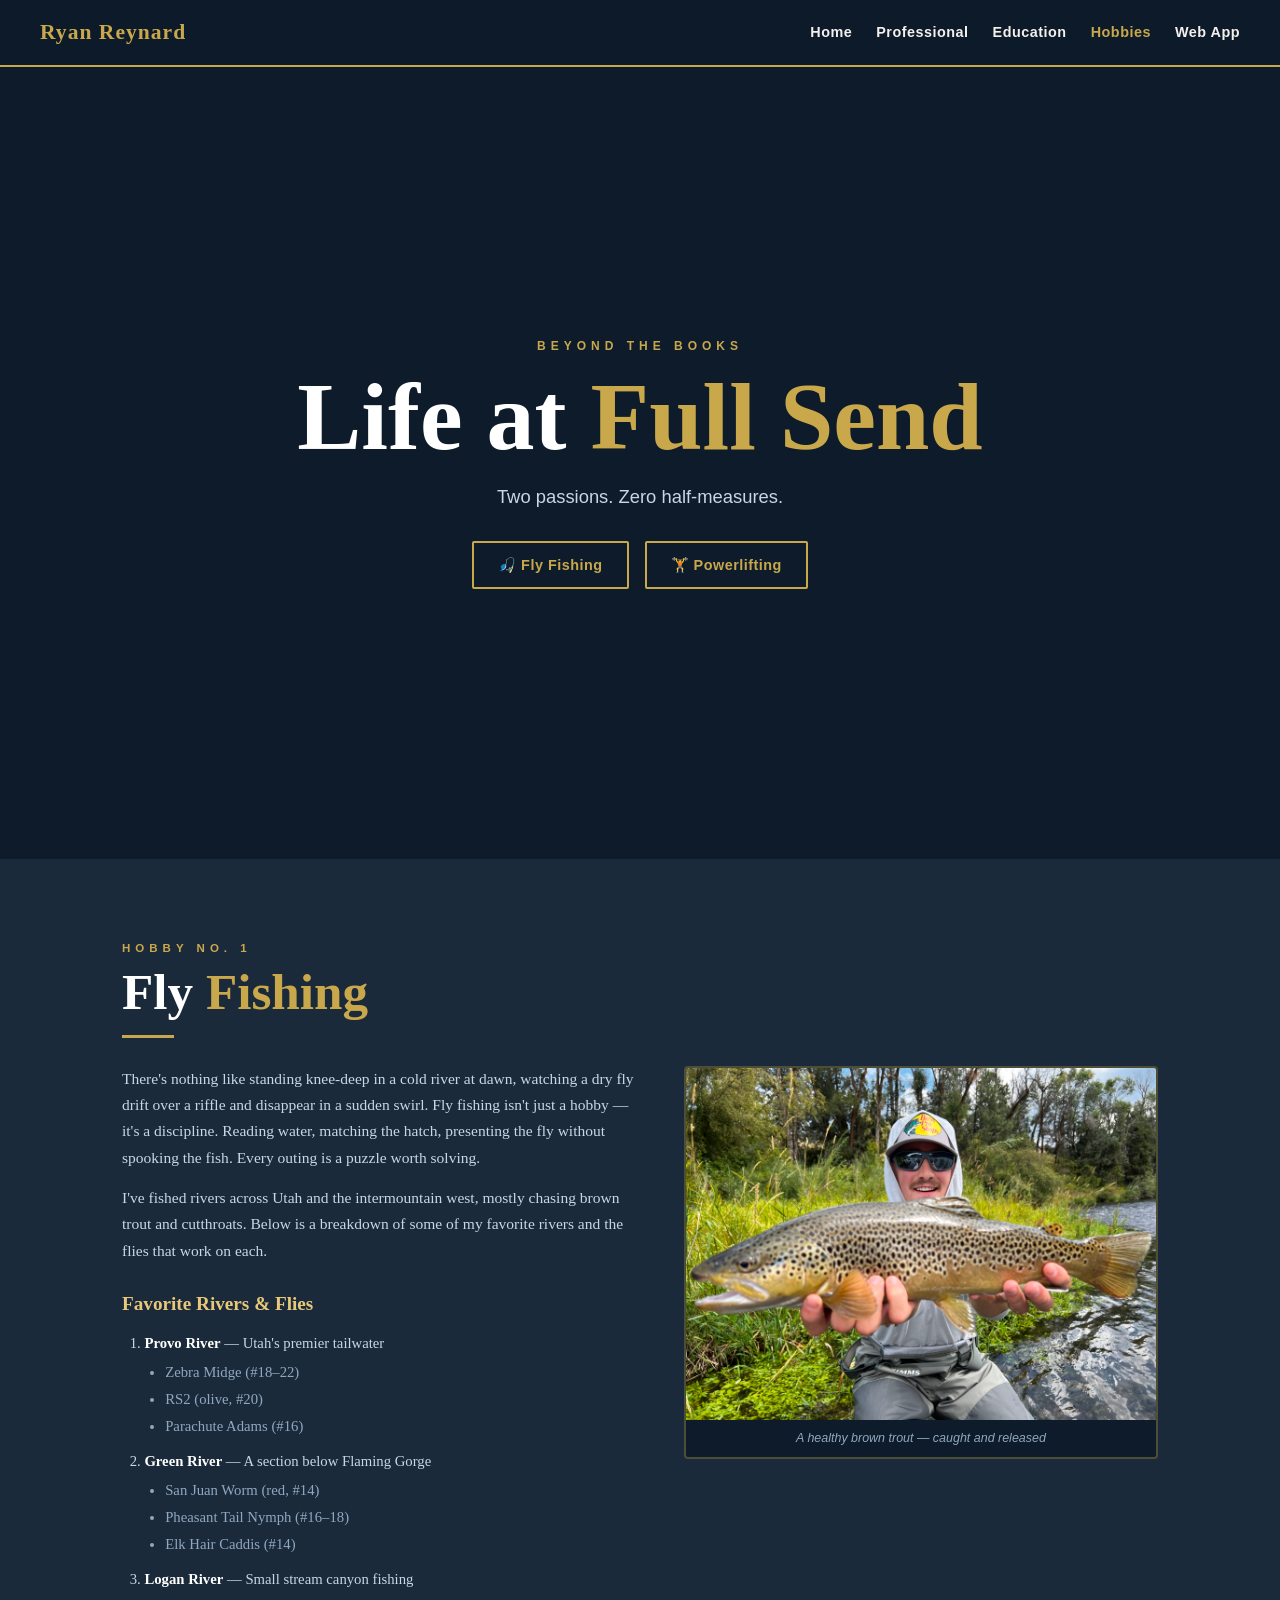
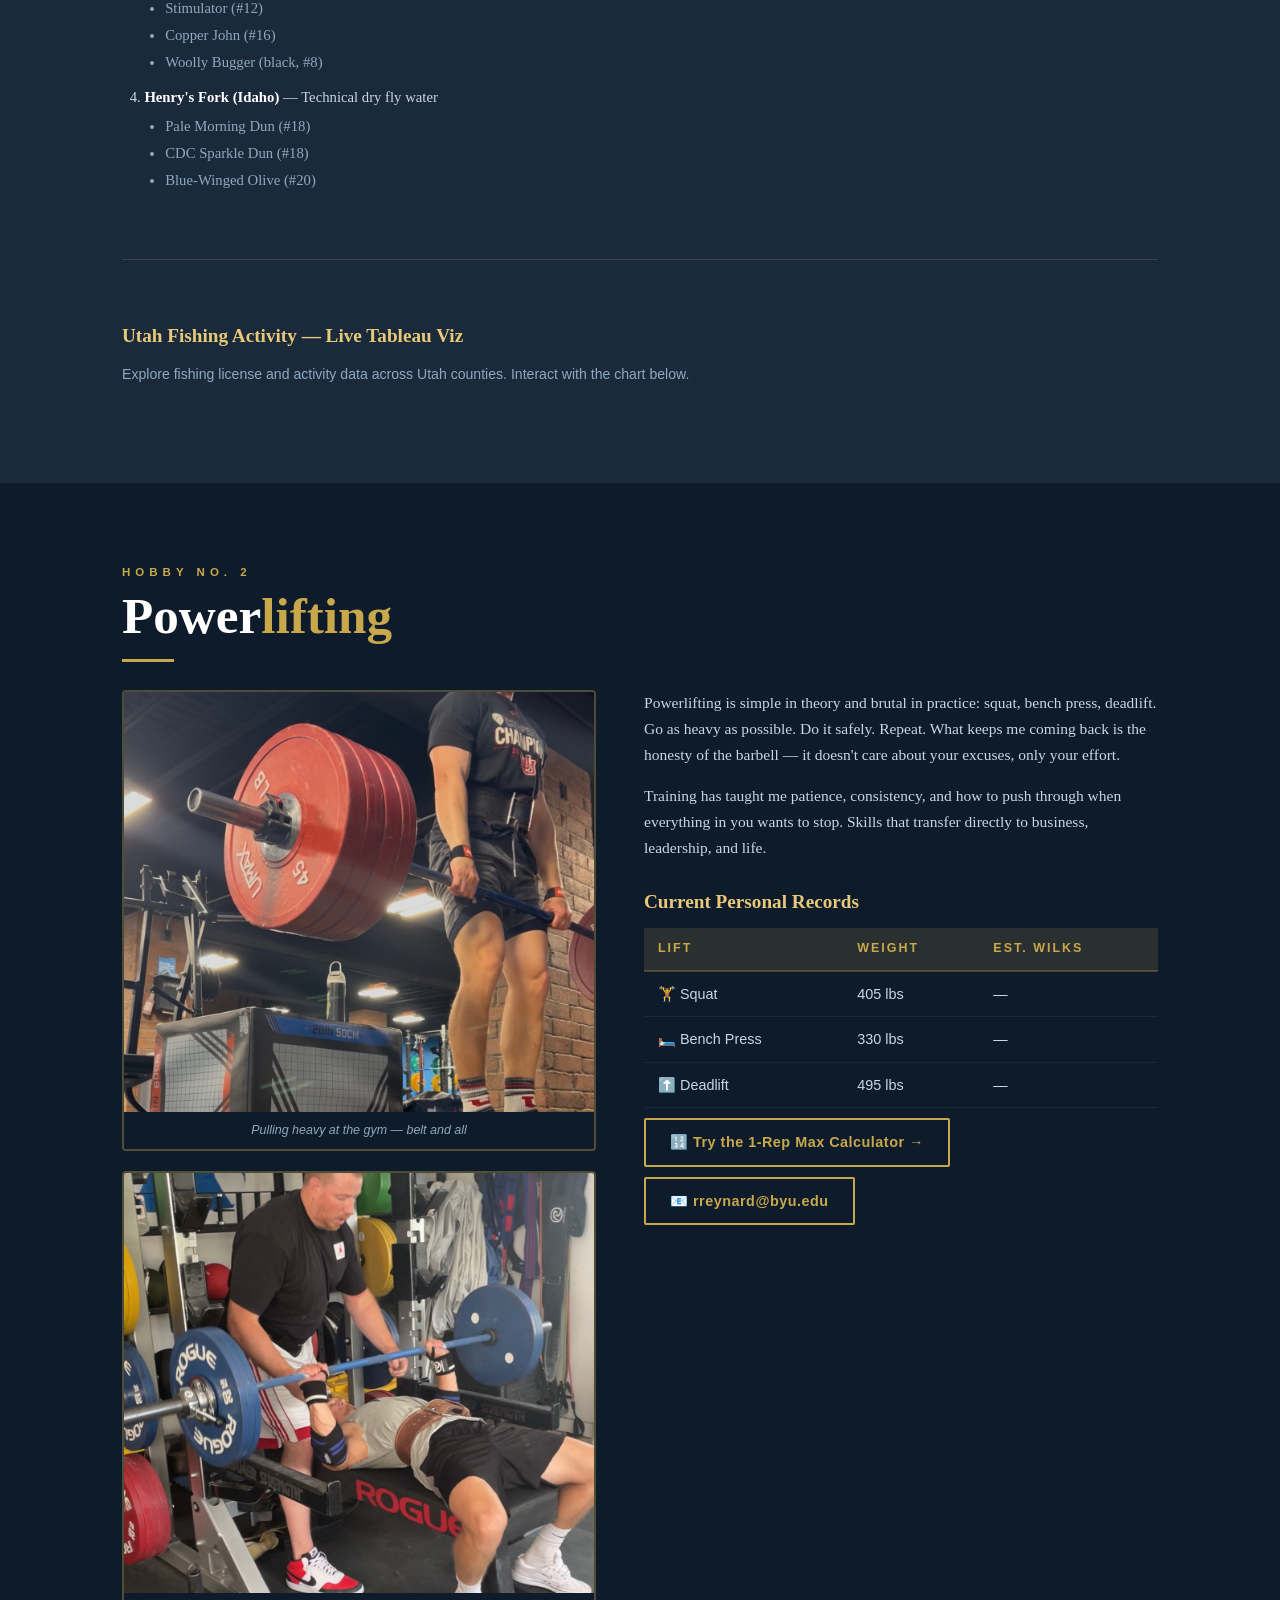
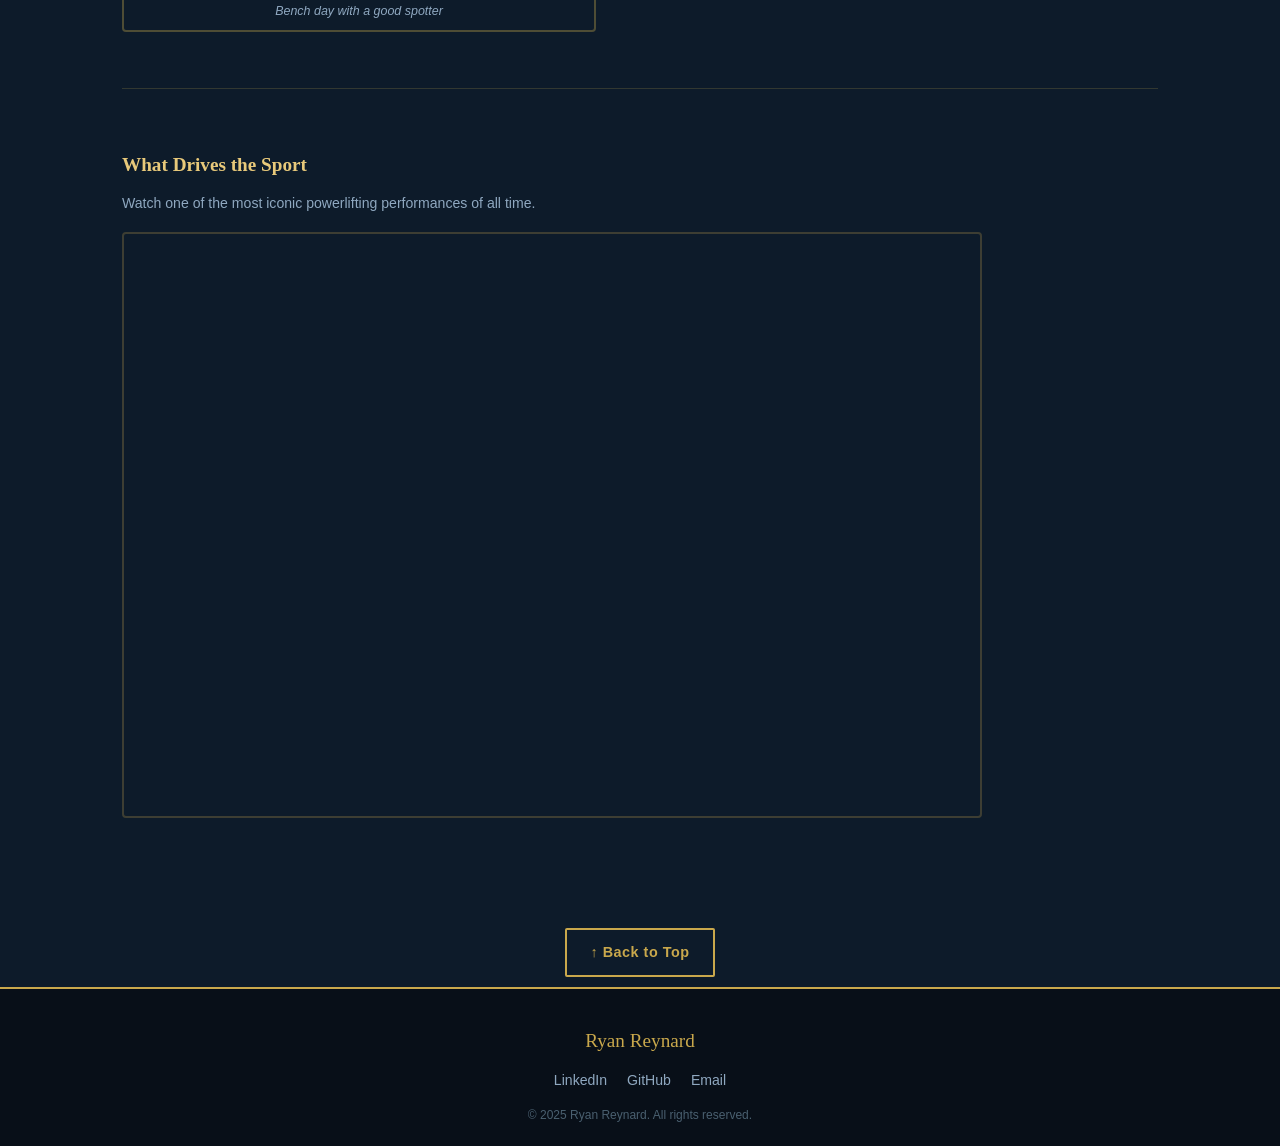
<file: scratch.html>
<!DOCTYPE html>
<html lang="en">
<head>
  <meta charset="UTF-8"/>
  <meta name="viewport" content="width=device-width, initial-scale=1.0"/>
  <title>Ryan Reynard | Hobbies</title>
  <!-- NO Bootstrap — from scratch only -->
  <link rel="stylesheet" href="scratch.css"/>
</head>
<body>

  <!-- ── NAV ── -->
  <nav id="topnav">
    <span class="nav-brand">Ryan Reynard</span>
    <div class="nav-links">
      <a href="index.html">Home</a>
      <a href="professional.html">Professional</a>
      <a href="education.html">Education</a>
      <a href="scratch.html" class="active">Hobbies</a>
      <a href="webapp.html">Web App</a>
    </div>
  </nav>

  <!-- ── HERO ── -->
  <header id="hero">
    <div id="hero-content">
      <p class="eyebrow">Beyond the Books</p>
      <h1>Life at <span>Full Send</span></h1>
      <p class="hero-sub">Two passions. Zero half-measures.</p>
      <div id="jump-links">
        <a href="#fly-fishing" class="jump-btn">🎣 Fly Fishing</a>
        <a href="#powerlifting" class="jump-btn">🏋️ Powerlifting</a>
      </div>
    </div>
  </header>

  <!-- ══ FLY FISHING ══ -->
  <section id="fly-fishing">
    <div class="section-inner">
      <p class="section-eyebrow">Hobby No. 1</p>
      <h2 class="section-title">Fly <span>Fishing</span></h2>
      <div class="gold-bar"></div>

      <div class="two-col">
        <div class="col-text">
          <p>There's nothing like standing knee-deep in a cold river at dawn, watching a dry fly drift over a riffle and disappear in a sudden swirl. Fly fishing isn't just a hobby — it's a discipline. Reading water, matching the hatch, presenting the fly without spooking the fish. Every outing is a puzzle worth solving.</p>
          <p>I've fished rivers across Utah and the intermountain west, mostly chasing brown trout and cutthroats. Below is a breakdown of some of my favorite rivers and the flies that work on each.</p>

          <h3 class="list-heading">Favorite Rivers &amp; Flies</h3>
          <ol class="river-list">
            <li>
              <strong>Provo River</strong> — Utah's premier tailwater
              <ul>
                <li>Zebra Midge (#18–22)</li>
                <li>RS2 (olive, #20)</li>
                <li>Parachute Adams (#16)</li>
              </ul>
            </li>
            <li>
              <strong>Green River</strong> — A section below Flaming Gorge
              <ul>
                <li>San Juan Worm (red, #14)</li>
                <li>Pheasant Tail Nymph (#16–18)</li>
                <li>Elk Hair Caddis (#14)</li>
              </ul>
            </li>
            <li>
              <strong>Logan River</strong> — Small stream canyon fishing
              <ul>
                <li>Stimulator (#12)</li>
                <li>Copper John (#16)</li>
                <li>Woolly Bugger (black, #8)</li>
              </ul>
            </li>
            <li>
              <strong>Henry's Fork (Idaho)</strong> — Technical dry fly water
              <ul>
                <li>Pale Morning Dun (#18)</li>
                <li>CDC Sparkle Dun (#18)</li>
                <li>Blue-Winged Olive (#20)</li>
              </ul>
            </li>
          </ol>
        </div>

        <div class="col-media">
          <div class="photo-frame">
            <img src="fish.jpg" alt="Ryan holding a large brown trout on the river"/>
            <p class="photo-caption">A healthy brown trout — caught and released</p>
          </div>
        </div>
      </div>

      <!-- TABLEAU EMBED -->
      <div id="tableau-wrap">
        <h3 class="list-heading">Utah Fishing Activity — Live Tableau Viz</h3>
        <p class="tableau-note">Explore fishing license and activity data across Utah counties. Interact with the chart below.</p>
        <div class='tableauPlaceholder' id='viz1' style='position:relative; width:100%; max-width:900px; margin:0 auto;'>
          <noscript>
            <a href='https://public.tableau.com/views/EnjoyFishinginUtahStory/EnjoyFishinginUtah'>
              <img alt='Enjoy Fishing in Utah' src='https://public.tableau.com/static/images/En/EnjoyFishinginUtahStory/EnjoyFishinginUtah/1_rss.png' style='border:none'/>
            </a>
          </noscript>
          <object class='tableauViz' style='display:none;'>
            <param name='host_url' value='https%3A%2F%2Fpublic.tableau.com%2F'/>
            <param name='embed_code_version' value='3'/>
            <param name='site_root' value=''/>
            <param name='name' value='EnjoyFishinginUtahStory/EnjoyFishinginUtah'/>
            <param name='tabs' value='no'/>
            <param name='toolbar' value='yes'/>
            <param name='animate_transition' value='yes'/>
            <param name='display_static_image' value='yes'/>
            <param name='display_spinner' value='yes'/>
            <param name='display_overlay' value='yes'/>
            <param name='display_count' value='yes'/>
          </object>
        </div>
        <script type='text/javascript'>
          var divElement = document.getElementById('viz1');
          var vizElement = divElement.getElementsByTagName('object')[0];
          vizElement.style.width = '100%';
          vizElement.style.height = '550px';
          var scriptElement = document.createElement('script');
          scriptElement.src = 'https://public.tableau.com/javascripts/api/viz_v1.js';
          vizElement.parentNode.insertBefore(scriptElement, vizElement);
        </script>
      </div>
    </div>
  </section>

  <!-- ══ POWERLIFTING ══ -->
  <section id="powerlifting">
    <div class="section-inner">
      <p class="section-eyebrow">Hobby No. 2</p>
      <h2 class="section-title">Power<span>lifting</span></h2>
      <div class="gold-bar"></div>

      <div class="two-col reverse">
        <div class="col-text">
          <p>Powerlifting is simple in theory and brutal in practice: squat, bench press, deadlift. Go as heavy as possible. Do it safely. Repeat. What keeps me coming back is the honesty of the barbell — it doesn't care about your excuses, only your effort.</p>
          <p>Training has taught me patience, consistency, and how to push through when everything in you wants to stop. Skills that transfer directly to business, leadership, and life.</p>

          <h3 class="list-heading">Current Personal Records</h3>
          <table class="pr-table">
            <thead>
              <tr><th>Lift</th><th>Weight</th><th>Est. Wilks</th></tr>
            </thead>
            <tbody>
              <tr><td>🏋️ Squat</td><td>405 lbs</td><td>—</td></tr>
              <tr><td>🛏️ Bench Press</td><td>330 lbs</td><td>—</td></tr>
              <tr><td>⬆️ Deadlift</td><td>495 lbs</td><td>—</td></tr>
            </tbody>
          </table>
          <a href="webapp.html" class="jump-btn" style="display:inline-block; margin-top:10px;">🔢 Try the 1-Rep Max Calculator →</a>
          <a href="mailto:rreynard@byu.edu" class="jump-btn" style="display:inline-block; margin-top:10px;">📧 rreynard@byu.edu</a>
        </div>

        <div class="col-media">
          <div class="photo-frame">
            <img src="deadlift.jpg" alt="Ryan pulling a heavy deadlift at the gym"/>
            <p class="photo-caption">Pulling heavy at the gym — belt and all</p>
          </div>
          <div class="photo-frame" style="margin-top:20px;">
            <img src="bench.jpg" alt="Bench press spotter at the gym"/>
            <p class="photo-caption">Bench day with a good spotter</p>
          </div>
        </div>
      </div>

      <!-- YOUTUBE EMBED -->
      <div id="youtube-wrap">
        <h3 class="list-heading">What Drives the Sport</h3>
        <p class="tableau-note">Watch one of the most iconic powerlifting performances of all time.</p>
        <div class="video-container">
          <iframe
            src="https://www.youtube.com/embed/zLKSLKwz_FI?si=_8vC7k9R1Izl5Do5"
            title="YouTube video player"
            frameborder="0"
            allow="accelerometer; autoplay; clipboard-write; encrypted-media; gyroscope; picture-in-picture; web-share"
            referrerpolicy="strict-origin-when-cross-origin"
            allowfullscreen>
          </iframe>
        </div>
      </div>
    </div>
  </section>

  <div style="text-align:center; padding:30px 0 10px;">
    <a href="#topnav" class="jump-btn">↑ Back to Top</a>
  </div>

  <!-- FOOTER -->
  <footer id="footer">
    <p class="footer-brand">Ryan Reynard</p>
    <div class="footer-links">
      <a href="https://www.linkedin.com/in/ryan-reynard-a2061b32a/" target="_blank">LinkedIn</a>
      <a href="https://github.com" target="_blank">GitHub</a>
      <a href="mailto:rreynard@byu.edu">Email</a>
    </div>
    <p class="footer-copy">&copy; 2025 Ryan Reynard. All rights reserved.</p>
  </footer>

</body>
</html>
</file>
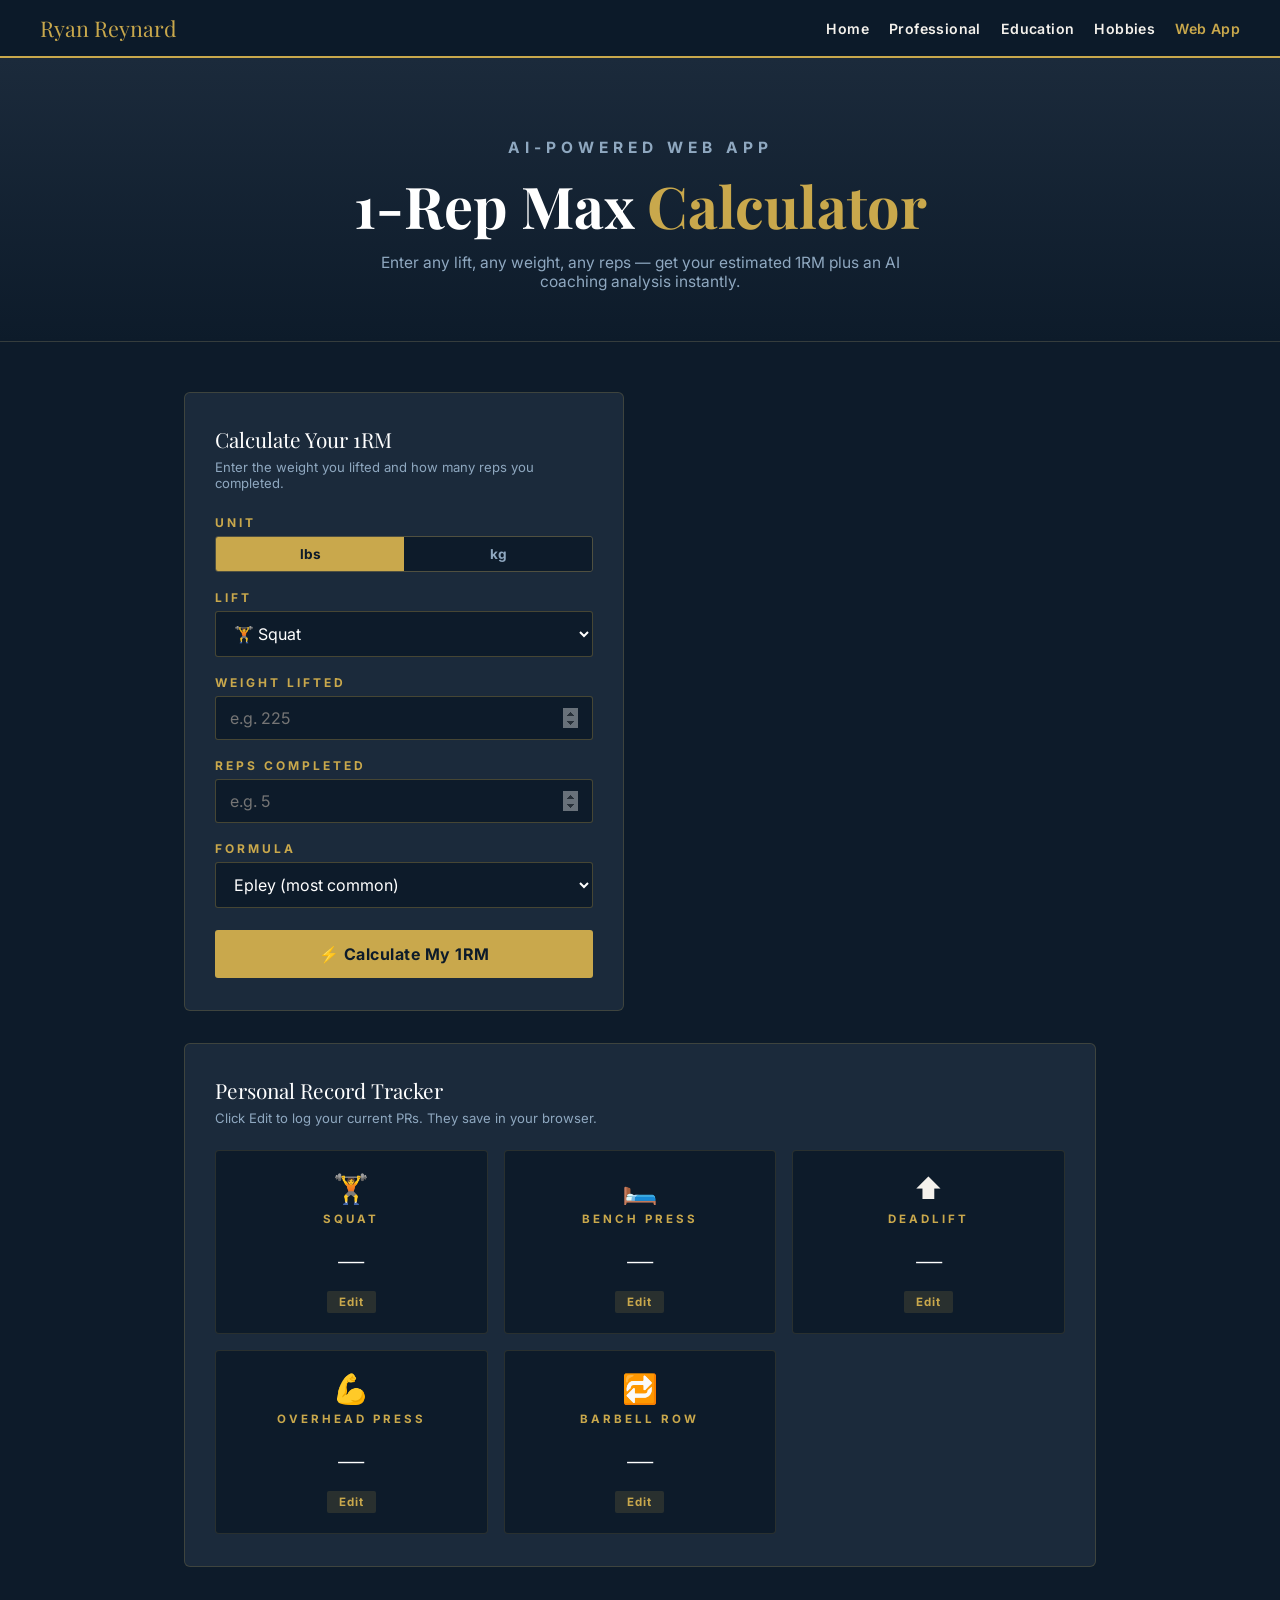
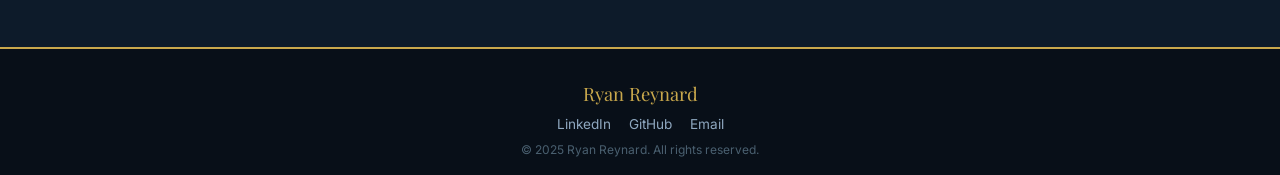
<file: webapp.html>
<!DOCTYPE html>
<html lang="en">
<head>
  <meta charset="UTF-8"/>
  <meta name="viewport" content="width=device-width, initial-scale=1.0"/>
  <title>Ryan Reynard | 1RM Calculator</title>
  <link href="https://fonts.googleapis.com/css2?family=Playfair+Display:wght@700&family=Inter:wght@300;400;600;700&display=swap" rel="stylesheet"/>
  <style>
    :root {
      --navy: #0d1b2a;
      --slate: #1b2a3b;
      --gold: #c9a84c;
      --gold-light: #e8c97a;
      --light: #f4f1ec;
      --muted: #8fa8c0;
    }
    *, *::before, *::after { box-sizing: border-box; margin: 0; padding: 0; }
    html { scroll-behavior: smooth; }
    body { font-family: 'Inter', sans-serif; background: var(--navy); color: var(--light); min-height: 100vh; }

    nav {
      background: rgba(13,27,42,.97);
      border-bottom: 2px solid var(--gold);
      padding: 14px 40px;
      display: flex;
      justify-content: space-between;
      align-items: center;
      flex-wrap: wrap;
      gap: 10px;
      position: sticky;
      top: 0;
      z-index: 99;
    }
    .nav-brand { font-family:'Playfair Display',serif; color:var(--gold); font-size:1.35rem; text-decoration:none; }
    .nav-links { display:flex; gap:20px; flex-wrap:wrap; }
    .nav-links a { color:var(--light); text-decoration:none; font-weight:600; font-size:.88rem; letter-spacing:.4px; transition:color .2s; }
    .nav-links a:hover, .nav-links a.active { color:var(--gold); }

    .hero { text-align:center; padding:70px 20px 50px; background:linear-gradient(to bottom,var(--slate),var(--navy)); border-bottom:1px solid rgba(201,168,76,.15); }
    .eyebrow { font-size:.72rem; letter-spacing:5px; text-transform:uppercase; color:var(--gold); font-weight:700; margin-bottom:10px; }
    .hero h1 { font-family:'Playfair Display',serif; font-size:clamp(2.2rem,5vw,3.6rem); color:#fff; }
    .hero h1 span { color:var(--gold); }
    .hero p { color:var(--muted); font-size:.97rem; margin-top:10px; max-width:520px; margin-left:auto; margin-right:auto; }

    .app-wrap {
      max-width: 960px;
      margin: 0 auto;
      padding: 50px 24px 80px;
      display: grid;
      grid-template-columns: 1fr 1fr;
      gap: 32px;
      align-items: start;
    }
    @media(max-width:700px){ .app-wrap { grid-template-columns:1fr; } }

    .card { background:var(--slate); border:1px solid rgba(201,168,76,.2); border-radius:6px; padding:32px 30px; }
    .card-title { font-family:'Playfair Display',serif; font-size:1.3rem; color:#fff; margin-bottom:6px; }
    .card-sub { font-size:.82rem; color:var(--muted); margin-bottom:24px; }

    label { display:block; font-size:.75rem; letter-spacing:3px; text-transform:uppercase; color:var(--gold); font-weight:700; margin-bottom:6px; }
    input[type=number], select {
      width:100%; background:var(--navy); border:1px solid rgba(201,168,76,.3);
      border-radius:3px; color:#fff; font-family:'Inter',sans-serif; font-size:1rem;
      padding:11px 14px; margin-bottom:18px; outline:none; transition:border-color .2s;
    }
    input[type=number]:focus, select:focus { border-color:var(--gold); }
    input[type=number]::-webkit-inner-spin-button { opacity:.4; }
    select option { background:var(--slate); }

    .unit-toggle { display:flex; gap:0; margin-bottom:18px; border-radius:3px; overflow:hidden; border:1px solid rgba(201,168,76,.3); }
    .unit-toggle button { flex:1; padding:9px; border:none; cursor:pointer; font-family:'Inter',sans-serif; font-size:.85rem; font-weight:700; background:var(--navy); color:var(--muted); transition:all .2s; }
    .unit-toggle button.active { background:var(--gold); color:var(--navy); }

    .btn-calc { width:100%; background:var(--gold); color:var(--navy); font-family:'Inter',sans-serif; font-size:1rem; font-weight:700; border:none; border-radius:3px; padding:14px; cursor:pointer; letter-spacing:.5px; transition:background .2s,transform .15s; margin-top:4px; }
    .btn-calc:hover { background:var(--gold-light); transform:translateY(-2px); }

    #results { display:none; }
    .result-main { text-align:center; background:var(--navy); border:2px solid var(--gold); border-radius:4px; padding:24px 16px; margin-bottom:20px; }
    .result-main .lift-name { font-size:.72rem; letter-spacing:4px; text-transform:uppercase; color:var(--gold); font-weight:700; margin-bottom:6px; }
    .result-main .rm-num { font-family:'Playfair Display',serif; font-size:3.8rem; color:#fff; line-height:1; }
    .result-main .rm-unit { font-size:.9rem; color:var(--muted); margin-top:4px; }

    .pct-grid { display:grid; grid-template-columns:repeat(2,1fr); gap:8px; margin-bottom:20px; }
    .pct-pill { background:var(--navy); border:1px solid rgba(255,255,255,.07); border-radius:3px; padding:10px 14px; display:flex; justify-content:space-between; align-items:center; }
    .pct-label { font-size:.78rem; color:var(--muted); }
    .pct-value { font-size:.95rem; font-weight:700; color:#fff; }

    .ai-header { display:flex; align-items:center; gap:10px; margin-bottom:14px; }
    .ai-badge { background:rgba(201,168,76,.12); border:1px solid rgba(201,168,76,.35); color:var(--gold); font-size:.68rem; letter-spacing:3px; text-transform:uppercase; font-weight:700; padding:3px 10px; border-radius:20px; }
    #ai-output { background:var(--navy); border:1px solid rgba(201,168,76,.15); border-radius:4px; padding:20px; font-size:.9rem; color:#c8d6e5; line-height:1.75; min-height:120px; }

    .ai-loading { display:flex; align-items:center; gap:10px; color:var(--muted); font-size:.88rem; }
    .dot-pulse { display:flex; gap:5px; }
    .dot-pulse span { width:7px; height:7px; border-radius:50%; background:var(--gold); display:inline-block; animation:pulse 1.2s infinite; }
    .dot-pulse span:nth-child(2){ animation-delay:.2s; }
    .dot-pulse span:nth-child(3){ animation-delay:.4s; }
    @keyframes pulse { 0%,80%,100%{opacity:.2} 40%{opacity:1} }

    #tracker-section { grid-column:1/-1; }
    .tracker-grid { display:grid; grid-template-columns:repeat(3,1fr); gap:16px; }
    @media(max-width:580px){ .tracker-grid { grid-template-columns:1fr; } }
    .pr-tile { background:var(--navy); border:1px solid rgba(201,168,76,.15); border-radius:4px; padding:20px; text-align:center; transition:border-color .2s; }
    .pr-tile:hover { border-color:var(--gold); }
    .pr-tile .lift-icon { font-size:1.8rem; margin-bottom:6px; }
    .pr-tile .lift-label { font-size:.72rem; letter-spacing:3px; text-transform:uppercase; color:var(--gold); font-weight:700; margin-bottom:8px; }
    .pr-tile .pr-val { font-family:'Playfair Display',serif; font-size:2.2rem; color:#fff; }
    .pr-tile .pr-unit { font-size:.78rem; color:var(--muted); }
    .pr-tile .pr-edit { display:none; }
    .pr-tile.editing .pr-val { display:none; }
    .pr-tile.editing .pr-edit { display:block; }
    .pr-input { width:80%; background:var(--slate); border:1px solid var(--gold); border-radius:3px; color:#fff; font-size:1.3rem; font-weight:700; text-align:center; padding:6px; outline:none; margin-top:4px; }
    .pr-actions { margin-top:10px; display:flex; justify-content:center; gap:8px; }
    .pr-btn { font-size:.72rem; font-weight:700; letter-spacing:1px; padding:4px 12px; border-radius:2px; border:none; cursor:pointer; font-family:'Inter',sans-serif; }
    .pr-btn.edit { background:rgba(201,168,76,.15); color:var(--gold); }
    .pr-btn.save { background:var(--gold); color:var(--navy); }
    .pr-btn.cancel { background:rgba(255,255,255,.07); color:var(--muted); }

    footer { background:#080f18; border-top:2px solid var(--gold); padding:32px 20px 18px; text-align:center; }
    .f-brand { font-family:'Playfair Display',serif; color:var(--gold); font-size:1.15rem; margin-bottom:10px; }
    .f-links { display:flex; justify-content:center; gap:18px; margin-bottom:10px; }
    .f-links a { color:var(--muted); text-decoration:none; font-size:.85rem; transition:color .2s; }
    .f-links a:hover { color:var(--gold); }
    .f-copy { font-size:.75rem; color:#4a6070; }
  </style>
</head>
<body>

<nav>
  <a class="nav-brand" href="index.html">Ryan Reynard</a>
  <div class="nav-links">
    <a href="index.html">Home</a>
    <a href="professional.html">Professional</a>
    <a href="education.html">Education</a>
    <a href="scratch.html">Hobbies</a>
    <a href="webapp.html" class="active">Web App</a>
  </div>
</nav>

<div class="hero">
  <p class="eyebrow">AI-Powered Web App</p>
  <h1>1-Rep Max <span>Calculator</span></h1>
  <p>Enter any lift, any weight, any reps — get your estimated 1RM plus an AI coaching analysis instantly.</p>
</div>

<div class="app-wrap">

  <div class="card">
    <div class="card-title">Calculate Your 1RM</div>
    <div class="card-sub">Enter the weight you lifted and how many reps you completed.</div>

    <label>Unit</label>
    <div class="unit-toggle">
      <button class="active" onclick="setUnit('lbs',this)">lbs</button>
      <button onclick="setUnit('kg',this)">kg</button>
    </div>

    <label for="lift-select">Lift</label>
    <select id="lift-select">
      <option value="Squat">🏋️ Squat</option>
      <option value="Bench Press">🛏️ Bench Press</option>
      <option value="Deadlift">⬆️ Deadlift</option>
      <option value="Overhead Press">💪 Overhead Press</option>
      <option value="Barbell Row">🔁 Barbell Row</option>
    </select>

    <label for="weight-input">Weight Lifted</label>
    <input type="number" id="weight-input" placeholder="e.g. 225" min="1"/>

    <label for="reps-input">Reps Completed</label>
    <input type="number" id="reps-input" placeholder="e.g. 5" min="1" max="30"/>

    <label for="formula-select">Formula</label>
    <select id="formula-select">
      <option value="epley">Epley (most common)</option>
      <option value="brzycki">Brzycki</option>
      <option value="lander">Lander</option>
      <option value="lombardi">Lombardi</option>
    </select>

    <button class="btn-calc" onclick="calculate()">⚡ Calculate My 1RM</button>
  </div>

  <div class="card" id="results">
    <div class="card-title">Your Results</div>
    <div class="card-sub" id="results-sub">Based on the Epley formula</div>
    <div class="result-main">
      <div class="lift-name" id="res-lift">Squat</div>
      <div class="rm-num" id="res-num">—</div>
      <div class="rm-unit" id="res-unit">lbs estimated 1RM</div>
    </div>
    <div class="pct-grid" id="pct-grid"></div>
    <div id="ai-section">
      <div class="ai-header">
        <span class="card-title" style="margin:0;">AI Coaching Insight</span>
        <span class="ai-badge">Claude AI</span>
      </div>
      <div id="ai-output">
        <div class="ai-loading">
          <div class="dot-pulse"><span></span><span></span><span></span></div>
          <span>Analyzing your lift...</span>
        </div>
      </div>
    </div>
  </div>

  <div class="card" id="tracker-section">
    <div class="card-title">Personal Record Tracker</div>
    <div class="card-sub">Click Edit to log your current PRs. They save in your browser.</div>
    <div class="tracker-grid" id="tracker-grid"></div>
  </div>

</div>

<footer>
  <div class="f-brand">Ryan Reynard</div>
  <div class="f-links">
    <a href="https://linkedin.com" target="_blank">LinkedIn</a>
    <a href="https://github.com" target="_blank">GitHub</a>
    <a href="mailto:rreynard@byu.edu">Email</a>
  </div>
  <p class="f-copy">&copy; 2025 Ryan Reynard. All rights reserved.</p>
</footer>

<script>
  let unit = 'lbs';
  const lifts = ['Squat','Bench Press','Deadlift','Overhead Press','Barbell Row'];
  const prKey = 'rr_prs';

  function setUnit(u, btn) {
    unit = u;
    document.querySelectorAll('.unit-toggle button').forEach(b => b.classList.remove('active'));
    btn.classList.add('active');
  }

  function calc1RM(w, r, formula) {
    if (r === 1) return w;
    switch(formula) {
      case 'epley':    return w * (1 + r / 30);
      case 'brzycki':  return w * (36 / (37 - r));
      case 'lander':   return (100 * w) / (101.3 - 2.67123 * r);
      case 'lombardi': return w * Math.pow(r, 0.1);
      default:         return w * (1 + r / 30);
    }
  }

  async function calculate() {
    const w = parseFloat(document.getElementById('weight-input').value);
    const r = parseInt(document.getElementById('reps-input').value);
    const lift = document.getElementById('lift-select').value;
    const formula = document.getElementById('formula-select').value;
    const formulaNames = {epley:'Epley',brzycki:'Brzycki',lander:'Lander',lombardi:'Lombardi'};

    if (!w || !r || w <= 0 || r <= 0) { alert('Please enter a valid weight and rep count.'); return; }

    const rm = Math.round(calc1RM(w, r, formula));
    const pcts = [100,95,90,85,80,75,70,65];

    document.getElementById('results').style.display = 'block';
    document.getElementById('results-sub').textContent = `Based on the ${formulaNames[formula]} formula`;
    document.getElementById('res-lift').textContent = lift;
    document.getElementById('res-num').textContent = rm;
    document.getElementById('res-unit').textContent = `${unit} estimated 1RM`;

    document.getElementById('pct-grid').innerHTML = pcts.map(p => `
      <div class="pct-pill">
        <span class="pct-label">${p}% — ${p===100?'1 rep':p>=90?'2–3 reps':p>=80?'4–6 reps':p>=70?'6–8 reps':'8–12 reps'}</span>
        <span class="pct-value">${Math.round(rm*p/100)} ${unit}</span>
      </div>`).join('');

    document.getElementById('ai-output').innerHTML = `
      <div class="ai-loading">
        <div class="dot-pulse"><span></span><span></span><span></span></div>
        <span>Generating coaching insight...</span>
      </div>`;

    document.getElementById('results').scrollIntoView({behavior:'smooth',block:'start'});

    try {
      const res = await fetch('https://api.anthropic.com/v1/messages', {
        method: 'POST',
        headers: { 'Content-Type': 'application/json' },
        body: JSON.stringify({
          model: 'claude-sonnet-4-20250514',
          max_tokens: 1000,
          messages: [{
            role: 'user',
            content: `You are an encouraging, knowledgeable powerlifting coach. A lifter just entered the following data:
- Lift: ${lift}
- Weight lifted: ${w} ${unit}
- Reps completed: ${r}
- Estimated 1RM: ${rm} ${unit}
- Formula used: ${formulaNames[formula]}

Give a short (3–4 sentence) coaching insight. Include:
1. A brief assessment of this performance level (beginner / intermediate / advanced) based on the weight and lift.
2. One specific, actionable training tip to help them push their 1RM higher.
3. An encouraging closing line.
Keep it conversational, motivating, and direct. No bullet points — just flowing prose.`
          }]
        })
      });
      const data = await res.json();
      const text = data.content?.[0]?.text || 'Unable to generate insight right now.';
      document.getElementById('ai-output').textContent = text;
    } catch(e) {
      document.getElementById('ai-output').textContent = 'AI insight unavailable right now — but great lift! Keep pushing.';
    }
  }

  function loadPRs() { try { return JSON.parse(localStorage.getItem(prKey)) || {}; } catch { return {}; } }
  function savePRs(prs) { localStorage.setItem(prKey, JSON.stringify(prs)); }

  function renderTracker() {
    const prs = loadPRs();
    const icons = {'Squat':'🏋️','Bench Press':'🛏️','Deadlift':'⬆️','Overhead Press':'💪','Barbell Row':'🔁'};
    document.getElementById('tracker-grid').innerHTML = lifts.map(l => {
      const val = prs[l] || '—';
      return `
      <div class="pr-tile" id="tile-${l.replace(/\s/g,'_')}">
        <div class="lift-icon">${icons[l]}</div>
        <div class="lift-label">${l}</div>
        <div class="pr-val">${val} <span class="pr-unit">${val!=='—'?unit:''}</span></div>
        <div class="pr-edit">
          <input class="pr-input" type="number" id="inp-${l.replace(/\s/g,'_')}" placeholder="lbs" value="${val!=='—'?val:''}"/>
        </div>
        <div class="pr-actions">
          <button class="pr-btn edit" onclick="editPR('${l}')">Edit</button>
          <button class="pr-btn save" onclick="savePR('${l}')" style="display:none">Save</button>
          <button class="pr-btn cancel" onclick="cancelPR('${l}')" style="display:none">Cancel</button>
        </div>
      </div>`;
    }).join('');
  }

  function editPR(l) {
    const id = l.replace(/\s/g,'_');
    const tile = document.getElementById('tile-'+id);
    tile.classList.add('editing');
    tile.querySelectorAll('.pr-btn.edit').forEach(b=>b.style.display='none');
    tile.querySelectorAll('.pr-btn.save, .pr-btn.cancel').forEach(b=>b.style.display='inline-block');
  }
  function savePR(l) {
    const id = l.replace(/\s/g,'_');
    const val = document.getElementById('inp-'+id).value;
    if (val && parseFloat(val) > 0) { const prs = loadPRs(); prs[l] = parseFloat(val); savePRs(prs); }
    renderTracker();
  }
  function cancelPR(l) { renderTracker(); }

  renderTracker();
</script>
</body>
</html>
</file>
<file: scratch.css>
/* ============================================
   scratch.css — Ryan Reynard Hobbies Page
   Custom stylesheet (no Bootstrap)
   ============================================ */

:root {
  --navy: #0d1b2a;
  --slate: #1b2a3b;
  --gold: #c9a84c;
  --gold-light: #e8c97a;
  --light: #f4f1ec;
  --muted: #8fa8c0;
}

*, *::before, *::after { box-sizing: border-box; margin: 0; padding: 0; }
html { scroll-behavior: smooth; }

/* Style 1: font-family + Style 2: font color */
body {
  font-family: 'Georgia', serif;
  color: var(--light);
  background-color: var(--navy); /* Style 3: custom background color */
  line-height: 1.7;
}

/* DIV 1: Nav */
#topnav {
  display: flex;
  justify-content: space-between;
  align-items: center;
  background-color: rgba(13, 27, 42, 0.97);
  border-bottom: 2px solid var(--gold);
  padding: 14px 40px;
  position: sticky;
  top: 0;
  z-index: 999;
}
.nav-brand {
  font-family: 'Palatino Linotype', 'Book Antiqua', serif;
  color: var(--gold);
  font-size: 1.35rem;
  font-weight: bold;
  letter-spacing: 1px;
}
.nav-links { display: flex; gap: 24px; flex-wrap: wrap; }
.nav-links a {
  color: var(--light);
  text-decoration: none;
  font-family: Arial, sans-serif; /* Style 4: font-family (sans-serif for nav) */
  font-size: .9rem;
  font-weight: 600;
  letter-spacing: .5px;
  transition: color .2s;
}
.nav-links a:hover,
.nav-links a.active { color: var(--gold); }

/* DIV 2: Hero */
#hero {
  background-image:
    linear-gradient(to bottom, rgba(13,27,42,.65), rgba(13,27,42,.95)),
    url('https://images.unsplash.com/photo-1500534314209-a25ddb2bd429?w=1600&q=80');
  background-size: cover;
  background-position: center;
  min-height: 88vh;
  display: flex;
  align-items: center;
  justify-content: center;
  text-align: center;
  padding: 40px 20px;
}
#hero-content { max-width: 700px; }

.eyebrow {
  font-family: Arial, Helvetica, sans-serif;
  font-size: .75rem;
  letter-spacing: 5px;
  text-transform: uppercase;
  color: var(--gold);
  font-weight: 700;
  margin-bottom: 10px;
}

#hero h1 {
  font-family: 'Palatino Linotype', 'Book Antiqua', Palatino, serif;
  font-size: clamp(3rem, 8vw, 6rem);
  color: #fff;
  line-height: 1.05;
  margin-bottom: 14px;
}
#hero h1 span { color: var(--gold); }

.hero-sub {
  font-size: 1.15rem;
  color: #c8d6e5;
  font-family: Arial, sans-serif;
  font-weight: 300;
  margin-bottom: 28px;
}

#jump-links { display: flex; gap: 16px; justify-content: center; flex-wrap: wrap; }
.jump-btn {
  display: inline-block;
  background: transparent;
  border: 2px solid var(--gold);
  color: var(--gold);
  font-family: Arial, sans-serif;
  font-weight: 700;
  font-size: .9rem;
  padding: 10px 24px;
  border-radius: 2px;
  text-decoration: none;
  letter-spacing: .5px;
  transition: background .2s, color .2s, transform .15s;
}
.jump-btn:hover {
  background: var(--gold);
  color: var(--navy);
  transform: translateY(-2px);
}

/* Sections */
section { padding: 80px 0; }
section:nth-of-type(odd) { background-color: var(--slate); }
section:nth-of-type(even) { background-color: var(--navy); }

/* DIV 3: Section inner wrapper */
.section-inner {
  max-width: 1100px;
  margin: 0 auto;
  padding: 0 32px;
}

.section-eyebrow {
  font-family: Arial, sans-serif;
  font-size: .72rem;
  letter-spacing: 5px;
  text-transform: uppercase;
  color: var(--gold);
  font-weight: 700;
  margin-bottom: 6px;
}

.section-title {
  font-family: 'Palatino Linotype', 'Book Antiqua', serif;
  font-size: clamp(2rem, 5vw, 3.2rem);
  color: #fff;
  line-height: 1.1;
}
.section-title span { color: var(--gold); }

.gold-bar {
  width: 52px;
  height: 3px;
  background: var(--gold);
  margin: 14px 0 28px;
}

/* Two-column layout */
.two-col {
  display: flex;
  gap: 48px;
  align-items: flex-start;
  flex-wrap: wrap;
}
.two-col.reverse { flex-direction: row-reverse; }
.col-text { flex: 1 1 340px; }
.col-media { flex: 1 1 300px; }
.col-text p { color: #c8d6e5; font-size: .97rem; margin-bottom: 14px; }

/* Nested list */
.list-heading {
  font-family: 'Palatino Linotype', serif;
  font-size: 1.2rem;
  color: var(--gold-light);
  margin: 24px 0 10px;
}
.river-list { padding-left: 1.4rem; color: #c8d6e5; font-size: .92rem; }
.river-list > li { margin-bottom: 10px; }
.river-list > li strong { color: #fff; }
.river-list ul { list-style-type: disc; padding-left: 1.3rem; margin-top: 4px; }
.river-list ul li { color: var(--muted); margin-bottom: 2px; }

/* Photo frame */
.photo-frame {
  border: 2px solid rgba(201,168,76,.35);
  border-radius: 4px;
  overflow: hidden;
  background: var(--navy);
}
.photo-frame img { width: 100%; display: block; object-fit: cover; max-height: 420px; }
.photo-caption {
  font-family: Arial, sans-serif;
  font-size: .78rem;
  color: var(--muted);
  padding: 8px 12px;
  text-align: center;
  font-style: italic;
}

/* PR Table */
.pr-table { width: 100%; border-collapse: collapse; margin-top: 10px; font-family: Arial, sans-serif; font-size: .9rem; }
.pr-table th {
  background: rgba(201,168,76,.15);
  color: var(--gold);
  text-align: left;
  padding: 10px 14px;
  border-bottom: 2px solid rgba(201,168,76,.3);
  font-size: .78rem;
  letter-spacing: 2px;
  text-transform: uppercase;
}
.pr-table td { padding: 10px 14px; color: #c8d6e5; border-bottom: 1px solid rgba(255,255,255,.06); }
.pr-table tr:hover td { background: rgba(201,168,76,.05); }

/* Tableau */
#tableau-wrap { margin-top: 56px; border-top: 1px solid rgba(201,168,76,.2); padding-top: 36px; }
.tableau-note { font-family: Arial, sans-serif; font-size: .88rem; color: var(--muted); margin-bottom: 16px; }
.tableau-note code { background: rgba(255,255,255,.08); padding: 1px 6px; border-radius: 3px; font-size: .82rem; color: var(--gold-light); }

/* YouTube */
#youtube-wrap { margin-top: 56px; border-top: 1px solid rgba(201,168,76,.2); padding-top: 36px; }
.video-container {
  position: relative;
  padding-bottom: 56.25%;
  height: 0;
  overflow: hidden;
  border-radius: 4px;
  border: 2px solid rgba(201,168,76,.25);
  max-width: 860px;
}
.video-container iframe { position: absolute; top: 0; left: 0; width: 100%; height: 100%; }

/* Footer */
#footer { background: #080f18; border-top: 2px solid var(--gold); padding: 36px 20px 20px; text-align: center; }
.footer-brand { font-family: 'Palatino Linotype', serif; font-size: 1.2rem; color: var(--gold); margin-bottom: 12px; }
.footer-links { display: flex; justify-content: center; gap: 20px; margin-bottom: 12px; }
.footer-links a { color: var(--muted); font-family: Arial, sans-serif; font-size: .88rem; text-decoration: none; transition: color .2s; }
.footer-links a:hover { color: var(--gold); }
.footer-copy { font-family: Arial, sans-serif; font-size: .75rem; color: #4a6070; }

/* Responsive */
@media (max-width: 680px) {
  #topnav { flex-direction: column; gap: 10px; padding: 14px 20px; }
  .two-col, .two-col.reverse { flex-direction: column; }
  .section-inner { padding: 0 18px; }
}
</file>
